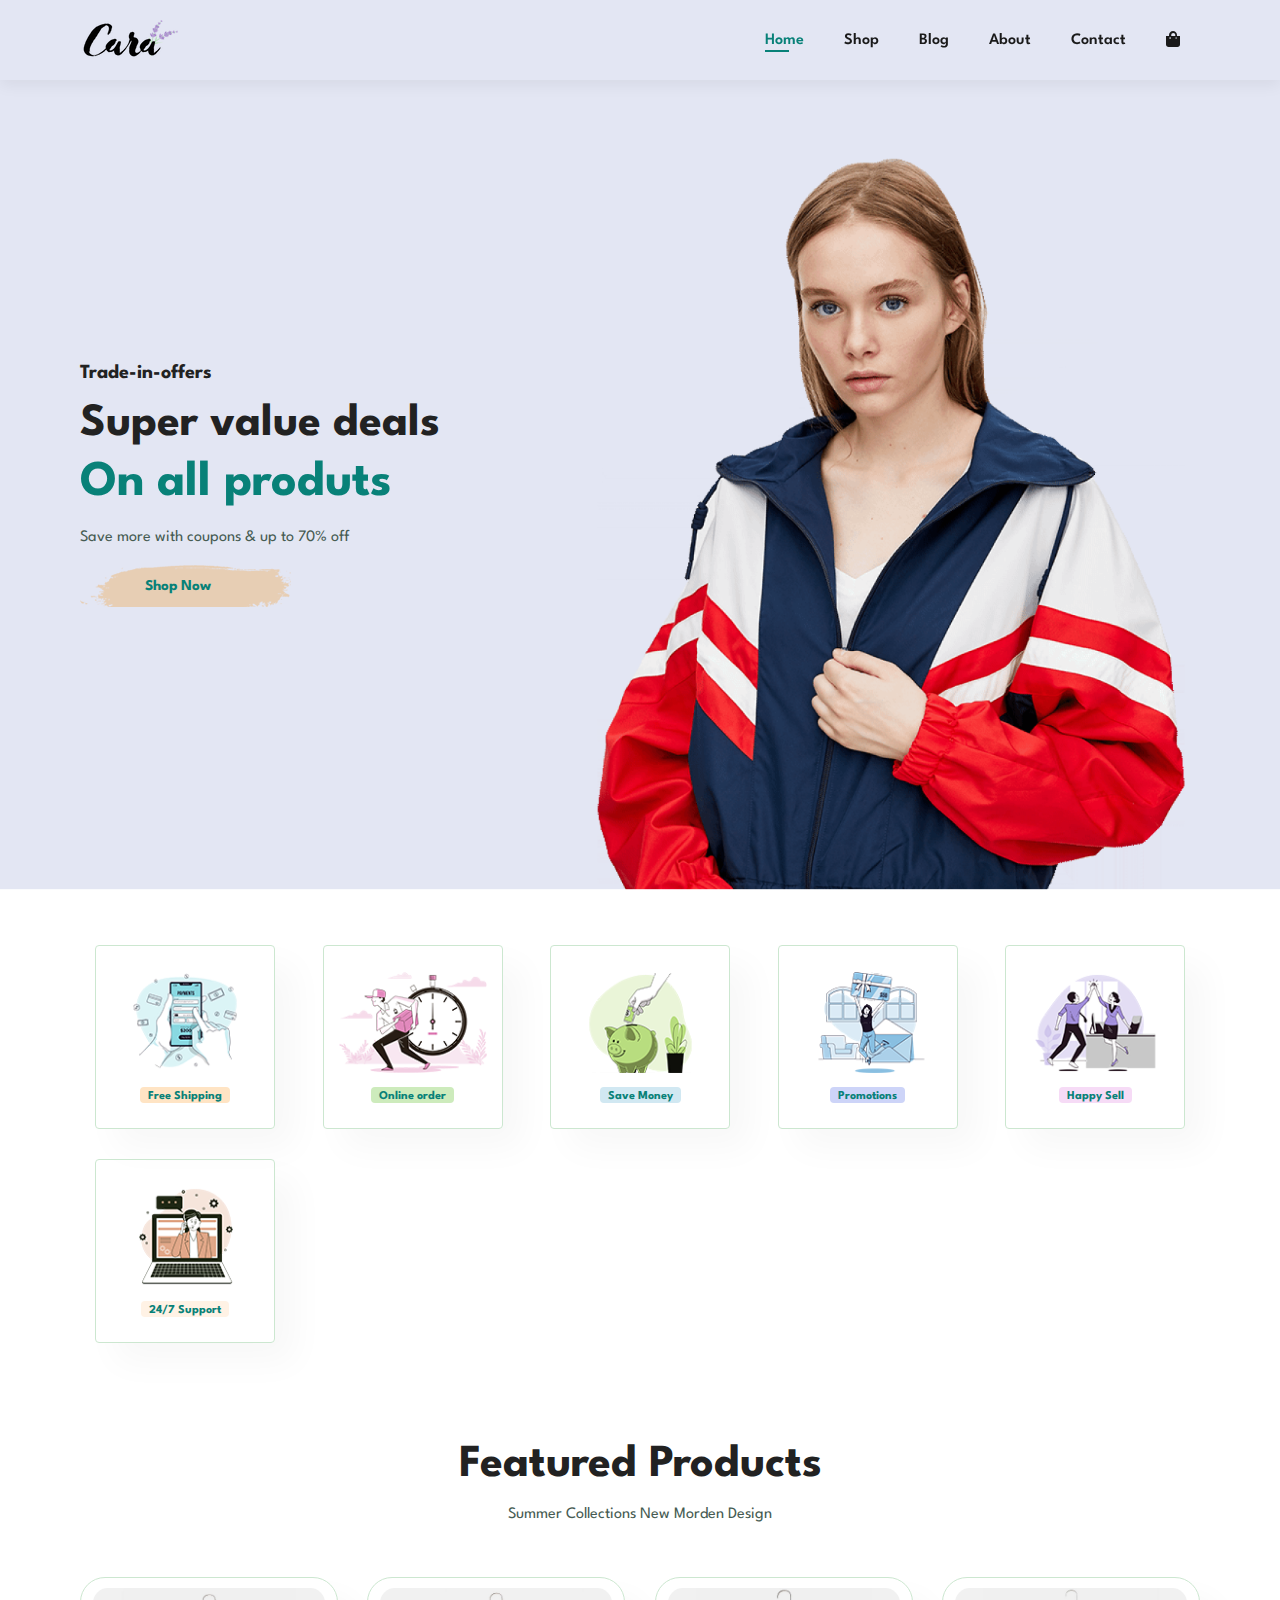
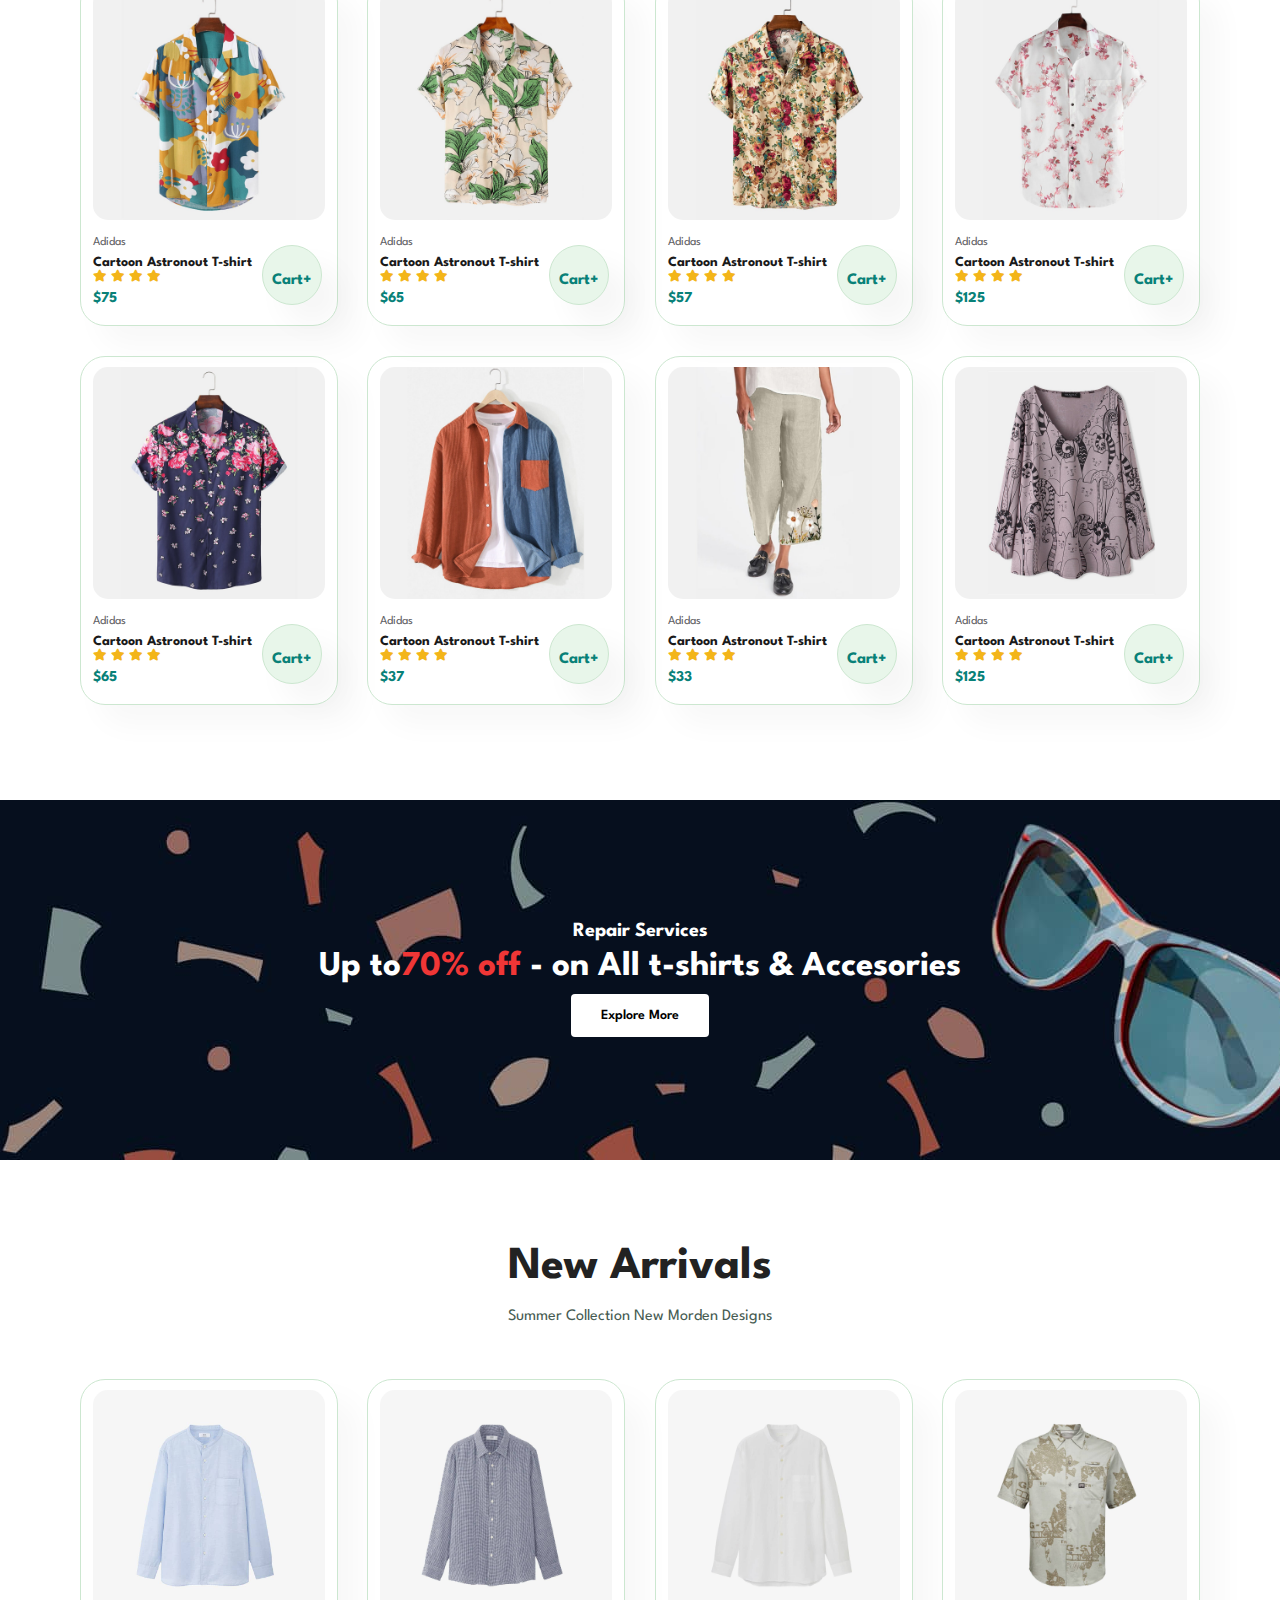
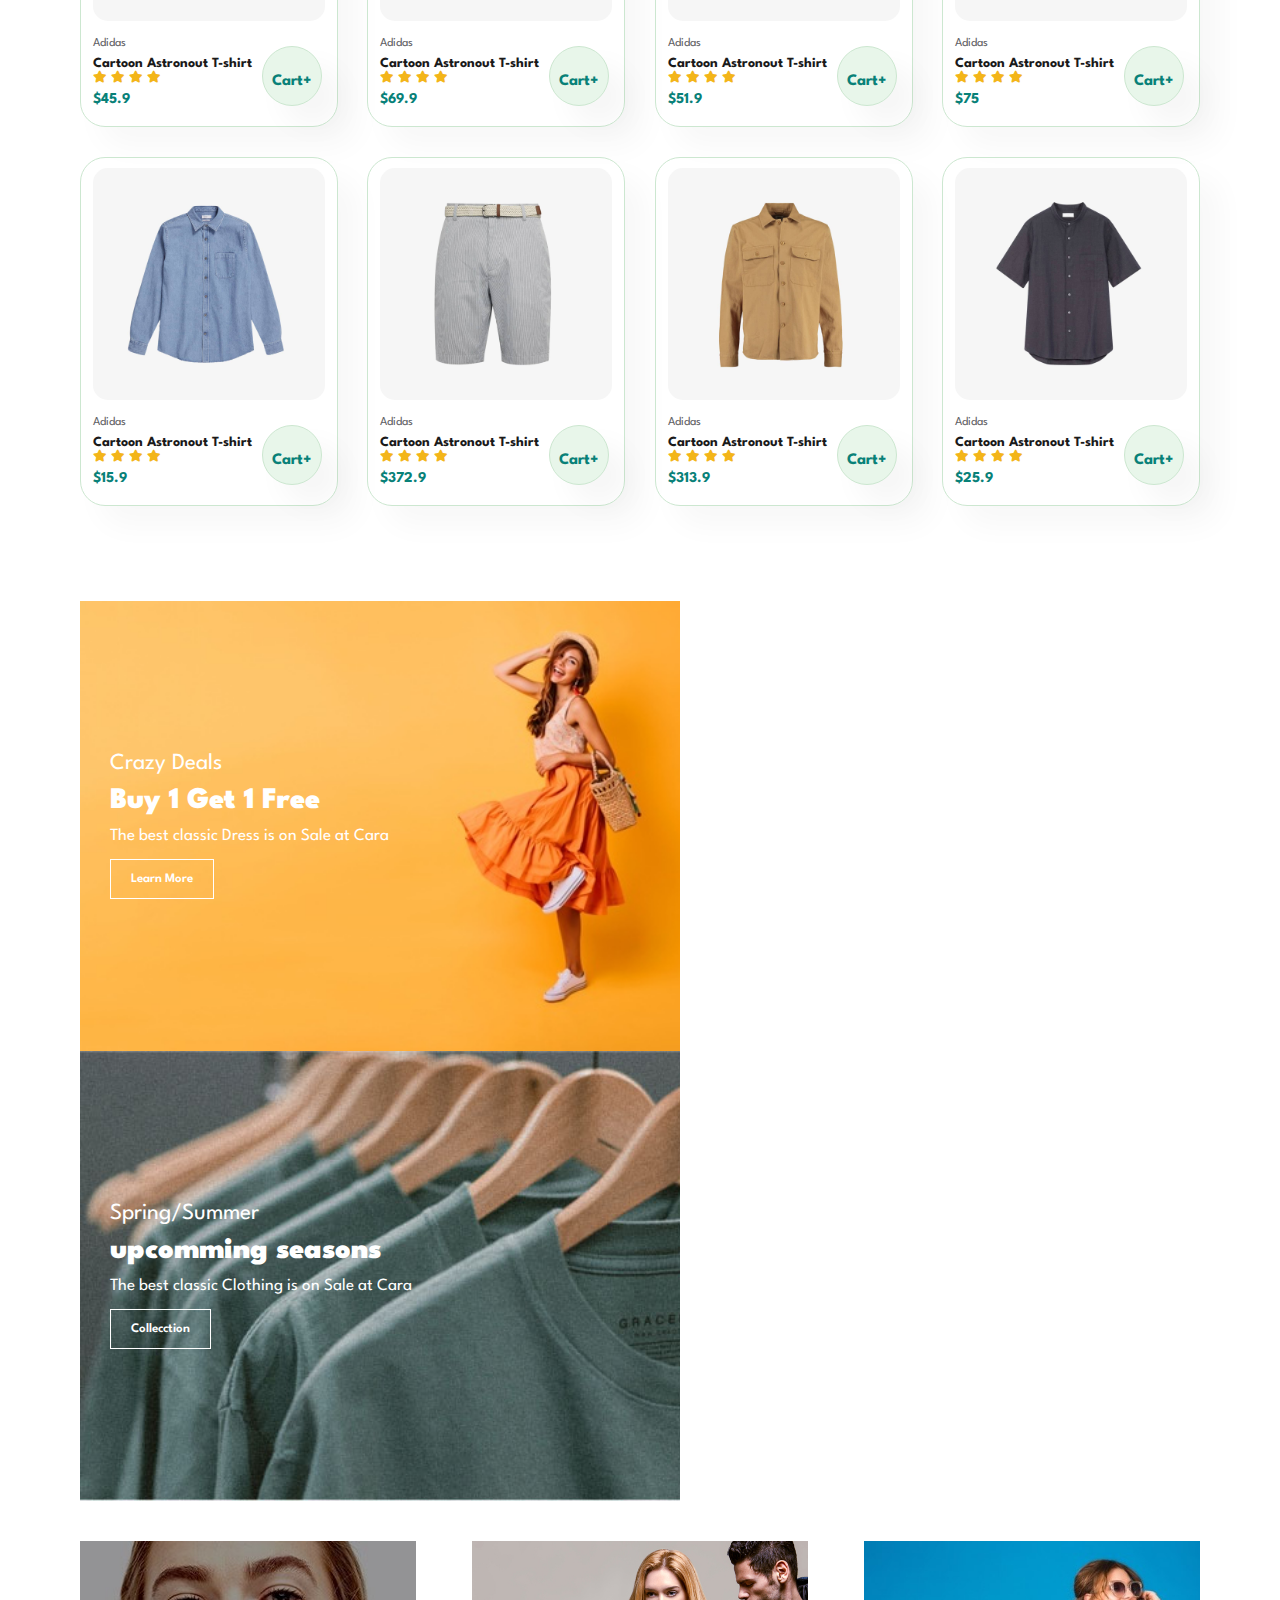
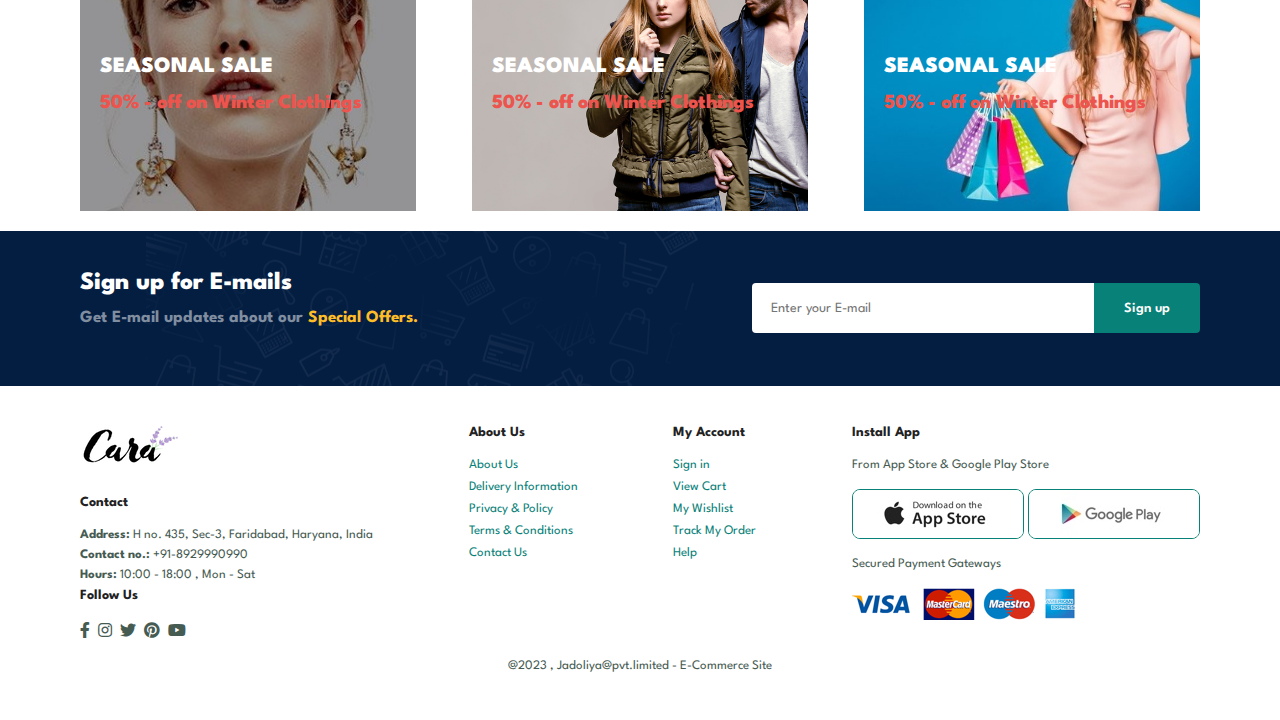
<file: index.html>
<!DOCTYPE html>
<html lang="en">
<head>
    <meta charset="UTF-8">
    <meta name="viewport" content="width=device-width, initial-scale=1.0">
    <link rel="stylesheet" href="style.css">
    <link rel="stylesheet" href="https://use.fontawesome.com/releases/v5.15.4/css/all.css"/>
    <link rel="stylesheet" href="https://use.fontawesome.com/releases/v5.15.4/css/all.css"/>
    <title>E-Com</title>
</head>
<body>
    <section id="header">
        <img src="images/logo.png" class="logo">
   

    <div>
        <ul id="navbar">
            <li><a class="active" href="index.html">Home</a></li>
            <li><a href="shop.html">Shop</a></li>
            <li><a href="blog.html">Blog</a></li>
            <li><a href="about.html">About</a></li>
            <li><a href="contact.html">Contact</a></li>
            <li><a href="cart.html"><i class="fas fa-shopping-bag"></i></a></li>
            <a href="#" id="close"><i class="fas fa-times"></i></a>
        </ul>
    </div>
    <div id="mobile">
        <a href="cart.html"><i class="fas fa-shopping-bag"></i></a>
        <i id="bar" class="fas fa-outdent"></i>
        
    </div>
    </section>

    <section id ="hero">
        <h4>Trade-in-offers</h4>
        <h2>Super value deals</h2>
        <h1>On all produts</h1>
        <p>Save more with coupons & up to 70% off</p>
        <button>Shop Now</button>
    </section>

    <section id ="feature" class="section-p1">
        <div class="fe-box">
            <img src="images/features/f1.png" alt="">
            <h6>Free Shipping</h6>
        </div>
        <div class="fe-box">
            <img src="images/features/f2.png" alt="">
            <h6>Online order</h6>
        </div>
        <div class="fe-box">
            <img src="images/features/f3.png" alt="">
            <h6>Save Money</h6>
        </div>
        <div class="fe-box">
            <img src="images/features/f4.png" alt="">
            <h6>Promotions</h6>
        </div>
        <div class="fe-box">
            <img src="images/features/f5.png" alt="">
            <h6>Happy Sell</h6>
        </div>
        <div class="fe-box">
            <img src="images/features/f6.png" alt="">
            <h6>24/7 Support</h6>
        </div>
    </section>

    <section id="products1" class="section-p1">
        <h2>Featured Products</h2>
        <p>Summer Collections New Morden Design</p>
        <div class="pro-container">
            <div class="pro" onclick="window.location.href='sproduct.html'; ">
                <img src="images/products/f1.jpg" alt="">
                <div class="des">
                    <span>Adidas</span>
                    <h5>Cartoon Astronout T-shirt</h5>
                    <div class="star">
                        <i class="fas fa-star"></i>
                        <i class="fas fa-star"></i>
                        <i class="fas fa-star"></i>
                        <i class="fas fa-star"></i>
                    </div>
                    <h4>$75</h4>
                </div>
                <a class="cart" href="#">Cart+</i></a>
            </div>
            <div class="pro" onclick="window.location.href='sproduct.html'; ">
                <img src="images/products/f2.jpg" alt="">
                <div class="des">
                    <span>Adidas</span>
                    <h5>Cartoon Astronout T-shirt</h5>
                    <div class="star">
                        <i class="fas fa-star"></i>
                        <i class="fas fa-star"></i>
                        <i class="fas fa-star"></i>
                        <i class="fas fa-star"></i>
                    </div>
                    <h4>$65</h4>
                </div>
                <a class="cart" href="#">Cart+</a>
            </div>
            <div class="pro" onclick="window.location.href='sproduct.html'; ">
                <img src="images/products/f3.jpg" alt="">
                <div class="des">
                    <span>Adidas</span>
                    <h5>Cartoon Astronout T-shirt</h5>
                    <div class="star">
                        <i class="fas fa-star"></i>
                        <i class="fas fa-star"></i>
                        <i class="fas fa-star"></i>
                        <i class="fas fa-star"></i>
                    </div>
                    <h4>$57</h4>
                </div>
                <a class="cart" href="#">Cart+</a>
            </div>
            <div class="pro" onclick="window.location.href='sproduct.html'; ">
                <img src="images/products/f4.jpg" alt="">
                <div class="des">
                    <span>Adidas</span>
                    <h5>Cartoon Astronout T-shirt</h5>
                    <div class="star">
                        <i class="fas fa-star"></i>
                        <i class="fas fa-star"></i>
                        <i class="fas fa-star"></i>
                        <i class="fas fa-star"></i>
                    </div>
                    <h4>$125</h4>
                </div>
                <a class="cart" href="#">Cart+</a>
            </div>
            <div class="pro" onclick="window.location.href='sproduct.html'; ">
                <img src="images/products/f5.jpg" alt="">
                <div class="des">
                    <span>Adidas</span>
                    <h5>Cartoon Astronout T-shirt</h5>
                    <div class="star">
                        <i class="fas fa-star"></i>
                        <i class="fas fa-star"></i>
                        <i class="fas fa-star"></i>
                        <i class="fas fa-star"></i>
                    </div>
                    <h4>$65</h4>
                </div>
                <a class="cart" href="#">Cart+</a>
            </div>
            <div class="pro" onclick="window.location.href='sproduct.html'; ">
                <img src="images/products/f6.jpg" alt="">
                <div class="des">
                    <span>Adidas</span>
                    <h5>Cartoon Astronout T-shirt</h5>
                    <div class="star">
                        <i class="fas fa-star"></i>
                        <i class="fas fa-star"></i>
                        <i class="fas fa-star"></i>
                        <i class="fas fa-star"></i>
                    </div>
                    <h4>$37</h4>
                </div>
                <a class="cart" href="#">Cart+</a>
            </div>
            <div class="pro" onclick="window.location.href='sproduct.html'; ">
                <img src="images/products/f7.jpg" alt="">
                <div class="des">
                    <span>Adidas</span>
                    <h5>Cartoon Astronout T-shirt</h5>
                    <div class="star">
                        <i class="fas fa-star"></i>
                        <i class="fas fa-star"></i>
                        <i class="fas fa-star"></i>
                        <i class="fas fa-star"></i>
                    </div>
                    <h4>$33</h4>
                </div>
                <a class="cart" href="#">Cart+</a>
            </div>
            <div class="pro" onclick="window.location.href='sproduct.html'; ">
                <img src="images/products/f8.jpg" alt="">
                <div class="des">
                    <span>Adidas</span>
                    <h5>Cartoon Astronout T-shirt</h5>
                    <div class="star">
                        <i class="fas fa-star"></i>
                        <i class="fas fa-star"></i>
                        <i class="fas fa-star"></i>
                        <i class="fas fa-star"></i>
                    </div>
                    <h4>$125</h4>
                </div>
                <a class="cart" href="#">Cart+</a>
            </div>
        </div>
    </section>

    <section id="banner" class="section-m1">
        <h4>Repair Services</h4>
        <h2>Up to<span>70% off</span> - on All t-shirts & Accesories</h2>
        <button class="normal">Explore More</button>
    </section>

    <section id="products1" class="section-p1">
        <h2>New Arrivals</h2>
        <p>Summer Collection New Morden Designs</p>
        <div class="pro-container">
            <div class="pro" onclick="window.location.href='sproduct.html'; ">
                <img src="images/products/n1.jpg" alt="">
                <div class="des">
                    <span>Adidas</span>
                    <h5>Cartoon Astronout T-shirt</h5>
                    <div class="star">
                        <i class="fas fa-star"></i>
                        <i class="fas fa-star"></i>
                        <i class="fas fa-star"></i>
                        <i class="fas fa-star"></i>
                    </div>
                    <h4>$45.9</h4>
                </div>
                <a class="cart" href="#">Cart+</a>
            </div>
            <div class="pro" onclick="window.location.href='sproduct.html'; ">
                <img src="images/products/n2.jpg" alt="">
                <div class="des">
                    <span>Adidas</span>
                    <h5>Cartoon Astronout T-shirt</h5>
                    <div class="star">
                        <i class="fas fa-star"></i>
                        <i class="fas fa-star"></i>
                        <i class="fas fa-star"></i>
                        <i class="fas fa-star"></i>
                    </div>
                    <h4>$69.9</h4>
                </div>
                <a class="cart" href="#">Cart+</a>
            </div>
            <div class="pro"onclick="window.location.href='sproduct.html'; ">
                <img src="images/products/n3.jpg" alt="">
                <div class="des">
                    <span>Adidas</span>
                    <h5>Cartoon Astronout T-shirt</h5>
                    <div class="star">
                        <i class="fas fa-star"></i>
                        <i class="fas fa-star"></i>
                        <i class="fas fa-star"></i>
                        <i class="fas fa-star"></i>
                    </div>
                    <h4>$51.9</h4>
                </div>
                <a class="cart" href="#">Cart+</a>
            </div>
            <div class="pro" onclick="window.location.href='sproduct.html'; ">
                <img src="images/products/n4.jpg" alt="">
                <div class="des">
                    <span>Adidas</span>
                    <h5>Cartoon Astronout T-shirt</h5>
                    <div class="star">
                        <i class="fas fa-star"></i>
                        <i class="fas fa-star"></i>
                        <i class="fas fa-star"></i>
                        <i class="fas fa-star"></i>
                    </div>
                    <h4>$75</h4>
                </div>
                <a class="cart" href="#">Cart+</a>
            </div>
            <div class="pro" onclick="window.location.href='sproduct.html'; ">
                <img src="images/products/n5.jpg" alt="">
                <div class="des">
                    <span>Adidas</span>
                    <h5>Cartoon Astronout T-shirt</h5>
                    <div class="star">
                        <i class="fas fa-star"></i>
                        <i class="fas fa-star"></i>
                        <i class="fas fa-star"></i>
                        <i class="fas fa-star"></i>
                    </div>
                    <h4>$15.9</h4>
                </div>
                <a class="cart" href="#">Cart+</a>
            </div>
            <div class="pro" onclick="window.location.href='sproduct.html'; ">
                <img src="images/products/n6.jpg" alt="">
                <div class="des">
                    <span>Adidas</span>
                    <h5>Cartoon Astronout T-shirt</h5>
                    <div class="star">
                        <i class="fas fa-star"></i>
                        <i class="fas fa-star"></i>
                        <i class="fas fa-star"></i>
                        <i class="fas fa-star"></i>
                    </div>
                    <h4>$372.9</h4>
                </div>
                <a class="cart" href="#">Cart+</a>
            </div>
            <div class="pro" onclick="window.location.href='sproduct.html'; ">
                <img src="images/products/n7.jpg" alt="">
                <div class="des">
                    <span>Adidas</span>
                    <h5>Cartoon Astronout T-shirt</h5>
                    <div class="star">
                        <i class="fas fa-star"></i>
                        <i class="fas fa-star"></i>
                        <i class="fas fa-star"></i>
                        <i class="fas fa-star"></i>
                    </div>
                    <h4>$313.9</h4>
                </div>
                <a class="cart" href="#">Cart+</a>
            </div>
            <div class="pro" onclick="window.location.href='sproduct.html'; ">
                <img src="images/products/n8.jpg" alt="">
                <div class="des">
                    <span>Adidas</span>
                    <h5>Cartoon Astronout T-shirt</h5>
                    <div class="star">
                        <i class="fas fa-star"></i>
                        <i class="fas fa-star"></i>
                        <i class="fas fa-star"></i>
                        <i class="fas fa-star"></i>
                    </div>
                    <h4>$25.9</h4>
                </div>
                <a class="cart" href="#">Cart+</a>
            </div>
        </div>
    </section>

    <section id="bannners-5" class="section-p1">
        <div class="banner-box">
            <h4>Crazy Deals</h4>
            <h2>Buy 1 Get 1 Free</h2>
            <span>The best classic Dress is on Sale at Cara</span>
            <button class="bannerButton">Learn More</button>
        </div>
        <div class="banner-box banner-box2">
            <h4>Spring/Summer</h4>
            <h2>upcomming seasons</h2>
            <span>The best classic Clothing is on Sale at Cara</span>
            <button class="bannerButton">Collecction</button>
        </div>
    </section>

    <section id="banners3">
        <div class="banner-box ">
            <h2>SEASONAL SALE</h2>
            <h3>50% - off on Winter Clothings</h3>
        </div>
        <div class="banner-box banner-box2">
            <h2>SEASONAL SALE</h2>
            <h3>50% - off on Winter Clothings</h3>
        </div>
        <div class="banner-box banner-box3">
            <h2>SEASONAL SALE</h2>
            <h3>50% - off on Winter Clothings</h3>
        </div>
    </section>

    <section id="newsLetter" class="section-p1 ">
        <div class="newstext">
            <h4>Sign up for E-mails</h4>
            <p>Get E-mail updates about our <span>Special Offers.</span></p>
        </div>
        <div class="form">
            <input type="text" placeholder="Enter your E-mail">
            <button class="normal">Sign up</button>
        </div>
    </section>

    <footer class="section-p1">
        <div class="col">
            <img class="logo" src="images/logo.png" alt="">
            <h4>Contact</h4>
            <p><strong>Address: </strong>H no. 435, Sec-3, Faridabad, Haryana, India</p>
            <p><strong>Contact no.:</strong> +91-8929990990</p>
            <p><strong>Hours: </strong>10:00 - 18:00 , Mon - Sat</p>
            <div class="follow">
                <h4>Follow Us</h4>
                <div class="icon">
                    <i class="fab fa-facebook-f"></i>
                    <i class="fab fa-instagram"></i>
                    <i class="fab fa-twitter"></i>
                    <i class="fab fa-pinterest"></i>
                    <i class="fab fa-youtube"></i>
                </div>
            </div>
        </div>

        <div class="col">
            <h4>About Us</h4>
            <a href="#">About Us</a>
            <a href="#">Delivery Information</a>
            <a href="#">Privacy & Policy</a>
            <a href="#">Terms & Conditions</a>
            <a href="#">Contact Us</a>
        </div>
        <div class="col">
            <h4>My Account</h4>
            <a href="#">Sign in</a>
            <a href="#">View Cart</a>
            <a href="#">My Wishlist</a>
            <a href="#">Track My Order</a>
            <a href="#">Help</a>
        </div>
        <div class="col install">
            <h4>Install App</h4>
            <p>From App Store & Google Play Store</p>
            <div class="row">
                <img src="images/pay/app.jpg" alt="">
                <img src="images/pay/play.jpg" alt="">
            </div>
            <p>Secured Payment Gateways</p>
            <img src="images/pay/pay.png" alt="">
          
        </div>
        <div class="copyright">
            <p>@2023 , Jadoliya@pvt.limited - E-Commerce Site</p>
        </div>
    </footer>


    <script src="script.js"></script>
</body>
</html>
</file>
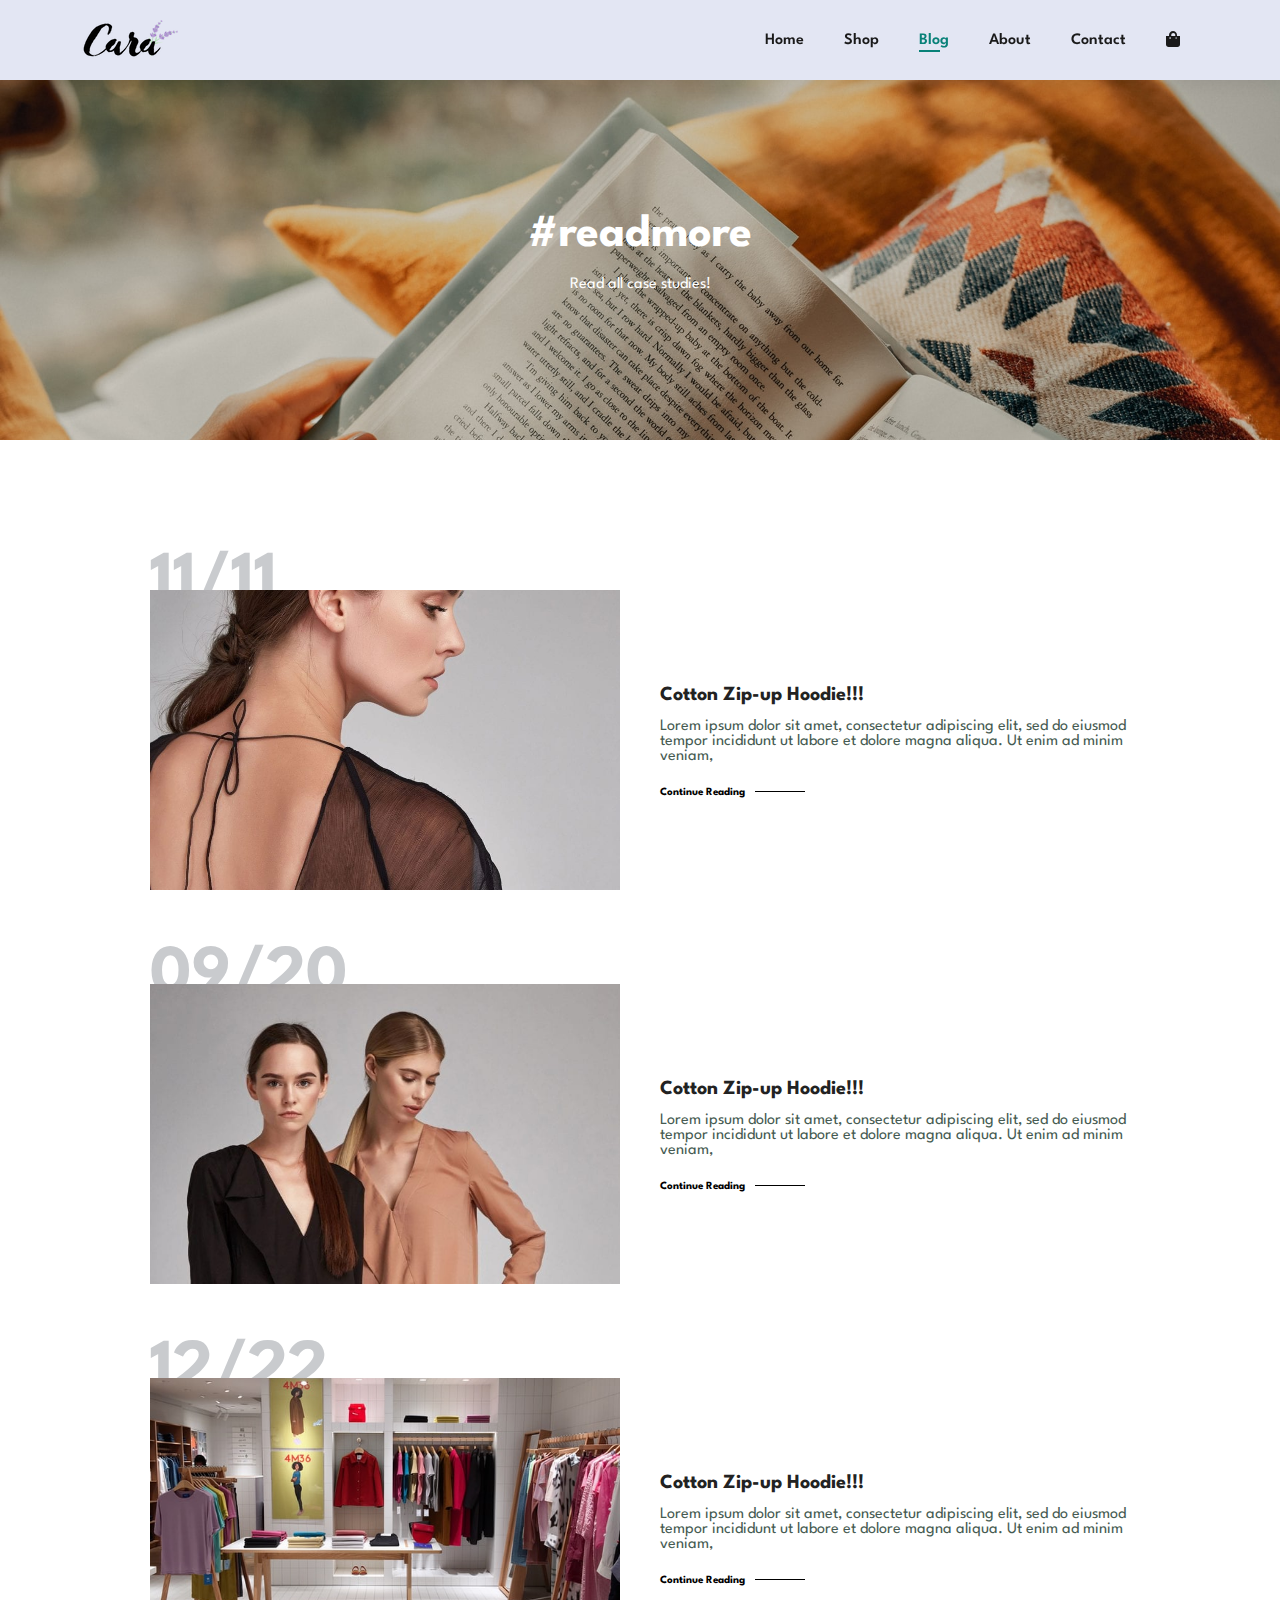
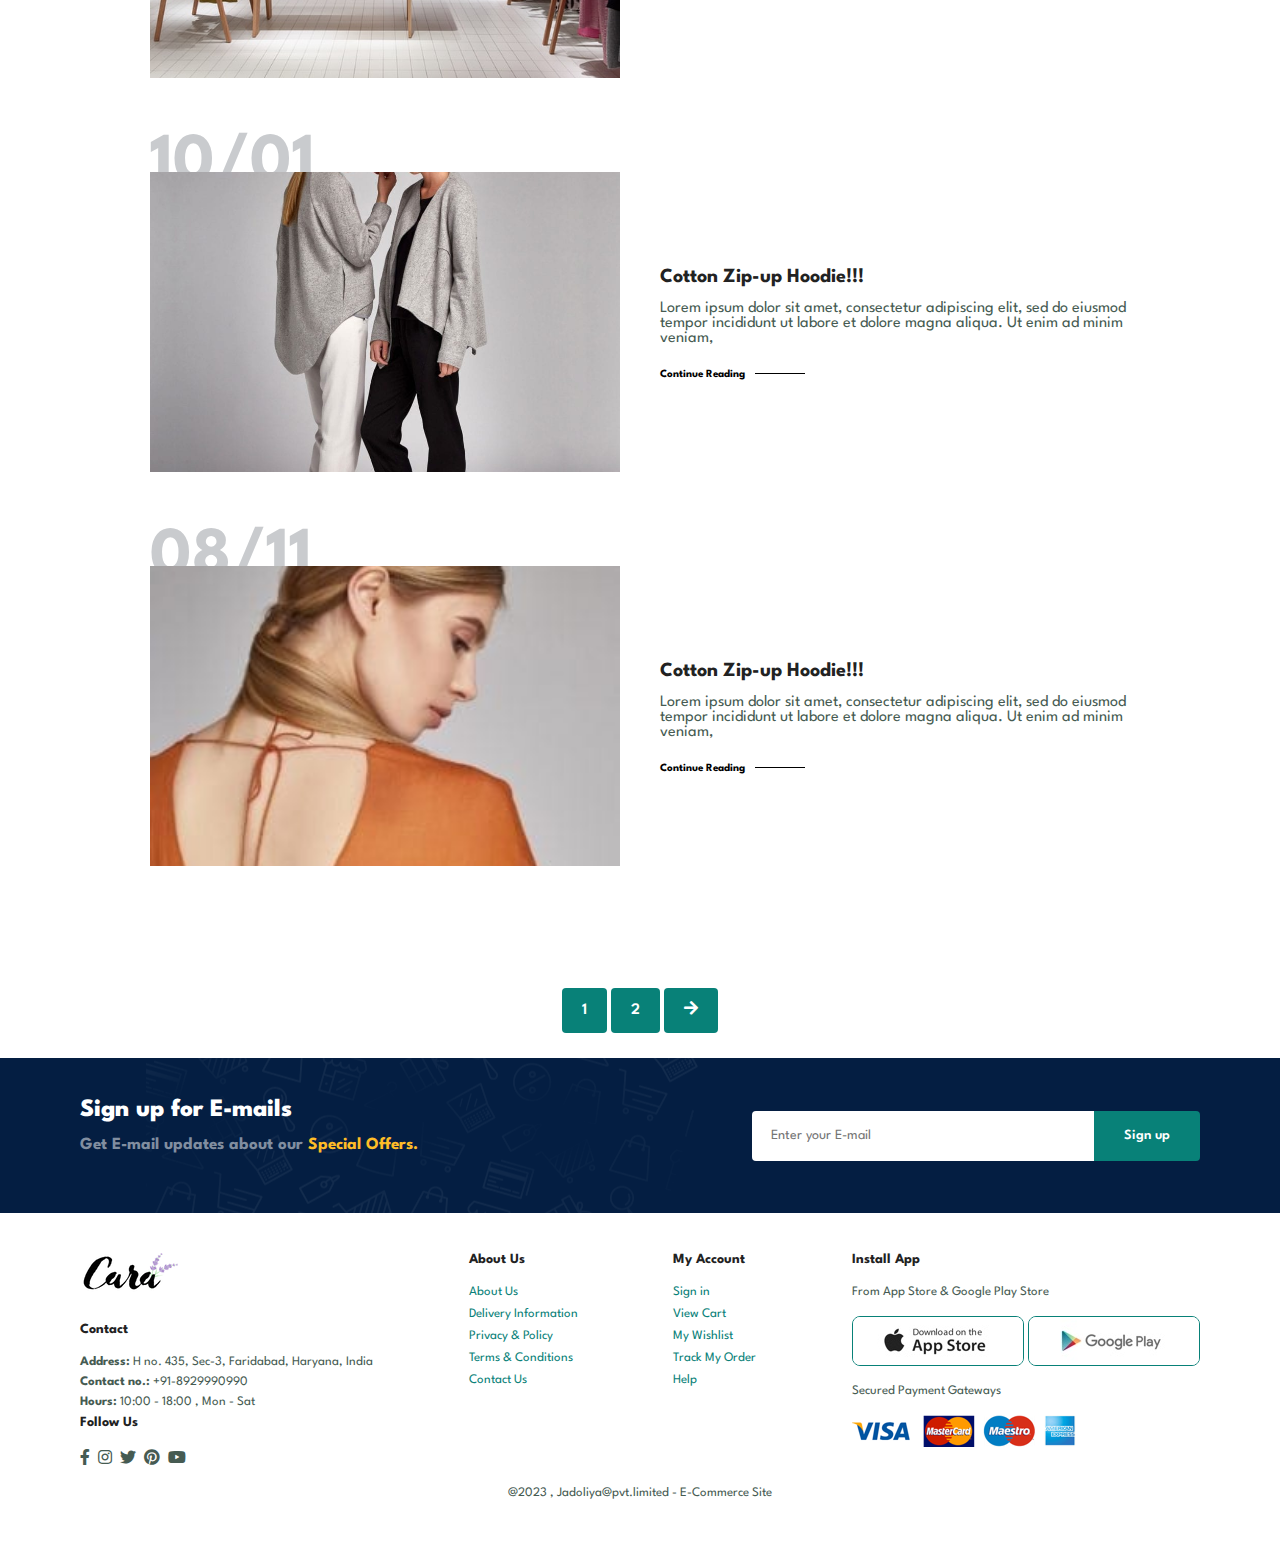
<file: blog.html>
<!DOCTYPE html>
<html lang="en">
<head>
    <meta charset="UTF-8">
    <meta name="viewport" content="width=device-width, initial-scale=1.0">
    <link rel="stylesheet" href="style.css">
    <link rel="stylesheet" href="https://use.fontawesome.com/releases/v5.15.4/css/all.css"/>
    <link rel="stylesheet" href="https://use.fontawesome.com/releases/v5.15.4/css/all.css"/>
    <title>E-Com</title>
</head>
<body>
    <section id="header">
        <img src="images/logo.png" class="logo">
   

    <div>
        <ul id="navbar">
            <li><a  href="index.html">Home</a></li>
            <li><a  href="shop.html">Shop</a></li>
            <li><a class="active" href="blog.html">Blog</a></li>
            <li><a href="about.html">About</a></li>
            <li><a href="contact.html">Contact</a></li>
            <li><a href="cart.html"><i class="fas fa-shopping-bag"></i></a></li>
            <a href="#" id="close"><i class="fas fa-times"></i></a>
        </ul>
    </div>
    <div id="mobile">
        <a href="cart.html"><i class="fas fa-shopping-bag"></i></a>
        <i id="bar" class="fas fa-outdent"></i>
        
    </div>
    </section>

    <section id ="page-header" class="blog-header">
        <h2>#readmore</h2>
        <p>Read all case studies!</p>
    </section>

    <section id="blog">
        <div class="blog-box">
            <div class="blog-img">
                <img src="images/blog/b1 (1).jpg" alt="">
            </div>
            <div class="blog-details">
                <h4>Cotton Zip-up Hoodie!!!</h4>
                <p>Lorem ipsum dolor sit amet, consectetur adipiscing elit,
                     sed do eiusmod tempor incididunt ut labore et dolore
                     magna aliqua. Ut enim ad minim veniam,</p>
                <a href="#">Continue Reading</a>
            </div>
            <h1>11/11</h1>
        </div>
        <div class="blog-box">
            <div class="blog-img">
                <img src="images/blog/b2 (1).jpg" alt="">
            </div>
            <div class="blog-details">
                <h4>Cotton Zip-up Hoodie!!!</h4>
                <p>Lorem ipsum dolor sit amet, consectetur adipiscing elit,
                     sed do eiusmod tempor incididunt ut labore et dolore
                     magna aliqua. Ut enim ad minim veniam,</p>
                <a href="#">Continue Reading</a>
            </div>
            <h1>09/20</h1>
        </div>
        <div class="blog-box">
            <div class="blog-img">
                <img src="images/blog/b3.jpg" alt="">
            </div>
            <div class="blog-details">
                <h4>Cotton Zip-up Hoodie!!!</h4>
                <p>Lorem ipsum dolor sit amet, consectetur adipiscing elit,
                     sed do eiusmod tempor incididunt ut labore et dolore
                     magna aliqua. Ut enim ad minim veniam,</p>
                <a href="#">Continue Reading</a>
            </div>
            <h1>12/22</h1>
        </div>
        <div class="blog-box">
            <div class="blog-img">
                <img src="images/blog/b4.jpg" alt="">
            </div>
            <div class="blog-details">
                <h4>Cotton Zip-up Hoodie!!!</h4>
                <p>Lorem ipsum dolor sit amet, consectetur adipiscing elit,
                     sed do eiusmod tempor incididunt ut labore et dolore
                     magna aliqua. Ut enim ad minim veniam,</p>
                <a href="#">Continue Reading</a>
            </div>
            <h1>10/01</h1>
        </div>
        <div class="blog-box">
            <div class="blog-img">
                <img src="images/blog/b7.jpg" alt="">
            </div>
            <div class="blog-details">
                <h4>Cotton Zip-up Hoodie!!!</h4>
                <p>Lorem ipsum dolor sit amet, consectetur adipiscing elit,
                     sed do eiusmod tempor incididunt ut labore et dolore
                     magna aliqua. Ut enim ad minim veniam,</p>
                <a href="#">Continue Reading</a>
            </div>
            <h1>08/11</h1>
        </div>
    </section>

    <section id = "pagination" class="section-p1">
        <a href="#">1</a>
        <a href="#">2</a>
        <a href="#"><i class="fas fa-arrow-right"></i></a>
    </section>

    <section id="newsLetter" class="section-p1 ">
        <div class="newstext">
            <h4>Sign up for E-mails</h4>
            <p>Get E-mail updates about our <span>Special Offers.</span></p>
        </div>
        <div class="form">
            <input type="text" placeholder="Enter your E-mail">
            <button class="normal">Sign up</button>
        </div>
    </section>

    <footer class="section-p1">
        <div class="col">
            <img class="logo" src="images/logo.png" alt="">
            <h4>Contact</h4>
            <p><strong>Address: </strong>H no. 435, Sec-3, Faridabad, Haryana, India</p>
            <p><strong>Contact no.:</strong> +91-8929990990</p>
            <p><strong>Hours: </strong>10:00 - 18:00 , Mon - Sat</p>
            <div class="follow">
                <h4>Follow Us</h4>
                <div class="icon">
                    <i class="fab fa-facebook-f"></i>
                    <i class="fab fa-instagram"></i>
                    <i class="fab fa-twitter"></i>
                    <i class="fab fa-pinterest"></i>
                    <i class="fab fa-youtube"></i>
                </div>
            </div>
        </div>

        <div class="col">
            <h4>About Us</h4>
            <a href="#">About Us</a>
            <a href="#">Delivery Information</a>
            <a href="#">Privacy & Policy</a>
            <a href="#">Terms & Conditions</a>
            <a href="#">Contact Us</a>
        </div>
        <div class="col">
            <h4>My Account</h4>
            <a href="#">Sign in</a>
            <a href="#">View Cart</a>
            <a href="#">My Wishlist</a>
            <a href="#">Track My Order</a>
            <a href="#">Help</a>
        </div>
        <div class="col install">
            <h4>Install App</h4>
            <p>From App Store & Google Play Store</p>
            <div class="row">
                <img src="images/pay/app.jpg" alt="">
                <img src="images/pay/play.jpg" alt="">
            </div>
            <p>Secured Payment Gateways</p>
            <img src="images/pay/pay.png" alt="">
          
        </div>
        <div class="copyright">
            <p>@2023 , Jadoliya@pvt.limited - E-Commerce Site</p>
        </div>
    </footer>


    <script src="script.js"></script>
</body>
</html>
</file>
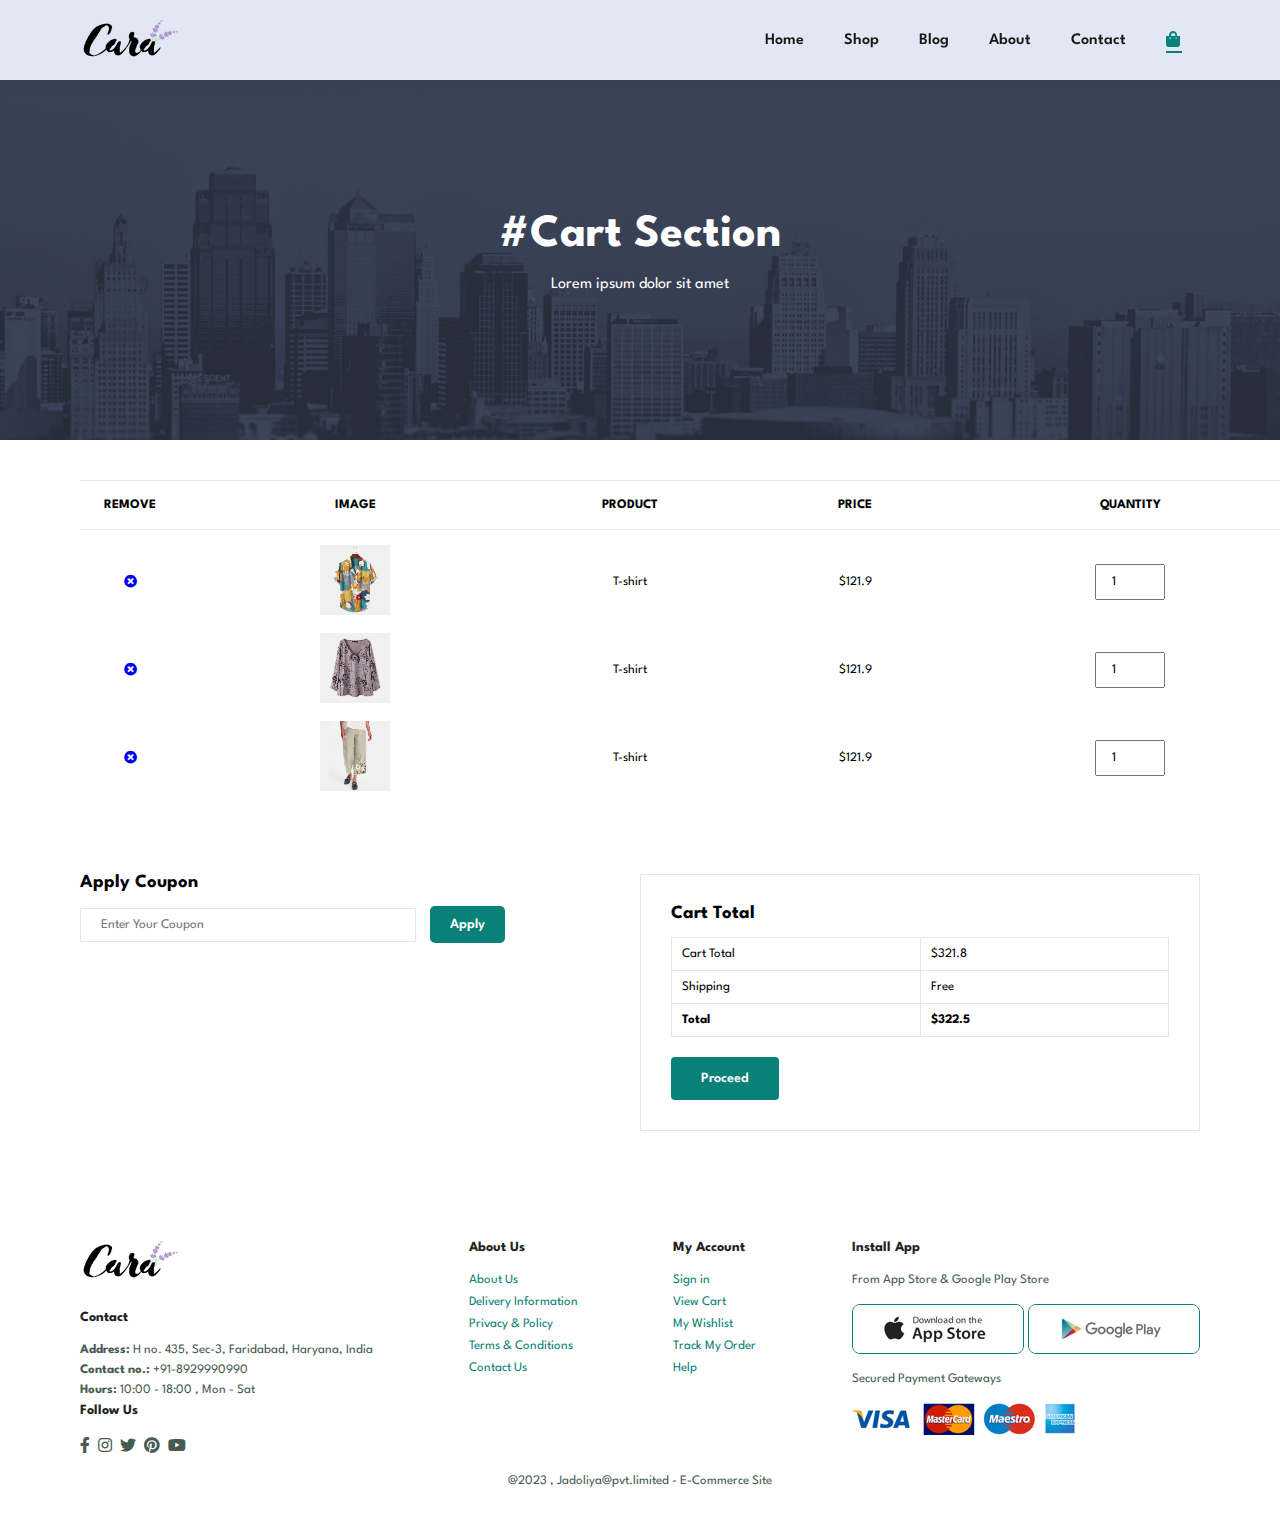
<file: cart.html>
<!DOCTYPE html>
<html lang="en">
<head>
    <meta charset="UTF-8">
    <meta name="viewport" content="width=device-width, initial-scale=1.0">
    <link rel="stylesheet" href="style.css">
    <link rel="stylesheet" href="https://use.fontawesome.com/releases/v5.15.4/css/all.css"/>
    <link rel="stylesheet" href="https://use.fontawesome.com/releases/v5.15.4/css/all.css"/>
    <title>E-Com</title>
</head>
<body>
    <section id="header">
        <img src="images/logo.png" class="logo">
   

    <div>
        <ul id="navbar">
            <li><a href="index.html">Home</a></li>
            <li><a href="shop.html">Shop</a></li>
            <li><a href="blog.html">Blog</a></li>
            <li><a href="about.html">About</a></li>
            <li><a href="contact.html">Contact</a></li>
            <li><a class="active" href="cart.html"><i class="fas fa-shopping-bag"></i></a></li>
            <a href="#" id="close"><i class="fas fa-times"></i></a>
        </ul>
    </div>
    <div id="mobile">
        <a href="cart.html"><i class="fas fa-shopping-bag"></i></a>
        <i id="bar" class="fas fa-outdent"></i>
        
    </div>
    </section>

    <section id ="page-header" class="about-header">
        <h2>#Cart Section</h2>
        <p>Lorem ipsum dolor sit amet</p>
    </section>

    <section id="cart" class="section-p1">
        <table width = "100%">
            <thead>
               <tr>
                <td>Remove</td>
                <td>Image</td>
                <td>Product</td>
                <td>Price</td>
                <td>Quantity</td>
                <td>Subtotal</td>
               </tr>
            </thead>
            <tbody>
                <tr>
                    <td><a href="#"><i class="fas fa-times-circle"></i></a></td>
                    <td><img src="images/products/f1.jpg" alt=""></td>
                    <td>T-shirt</td>
                    <td>$121.9</td>
                    <td><input type="Number" value="1"></td>
                    <td>$121.9</td>
                </tr>
                <tr>
                    <td><a href="#"><i class="fas fa-times-circle"></i></a></td>
                    <td><img src="images/products/f8.jpg" alt=""></td>
                    <td>T-shirt</td>
                    <td>$121.9</td>
                    <td><input type="Number" value="1"></td>
                    <td>$121.9</td>
                </tr>
                <tr>
                    <td><a href="#"><i class="fas fa-times-circle"></i></a></td>
                    <td><img src="images/products/f7.jpg" alt=""></td>
                    <td>T-shirt</td>
                    <td>$121.9</td>
                    <td><input type="Number" value="1"></td>
                    <td>$121.9</td>
                </tr>
            </tbody>
        </table>
    </section>

    <section id="cart-add" class="section-p1">
        <div id="coupon">
            <h3>Apply Coupon</h3>
            <div>
                <input type="text" placeholder="Enter Your Coupon">
                <button class="normal">Apply</button>
            </div>
        </div>
        <div id="subtotal">
            <h3>Cart Total</h3>
            <table>
                <tr>
                    <td>Cart Total</td>
                    <td>$321.8</td>
                </tr>
                <tr>
                    <td>Shipping</td>
                    <td>Free</td>
                </tr>
                <tr>
                    <td><strong>Total</strong></td>
                    <td><strong>$322.5</strong></td>
                </tr>
            </table>
            <button class="normal">Proceed</button>
        </div>
    </section>

    <footer class="section-p1">
        <div class="col">
            <img class="logo" src="images/logo.png" alt="">
            <h4>Contact</h4>
            <p><strong>Address: </strong>H no. 435, Sec-3, Faridabad, Haryana, India</p>
            <p><strong>Contact no.:</strong> +91-8929990990</p>
            <p><strong>Hours: </strong>10:00 - 18:00 , Mon - Sat</p>
            <div class="follow">
                <h4>Follow Us</h4>
                <div class="icon">
                    <i class="fab fa-facebook-f"></i>
                    <i class="fab fa-instagram"></i>
                    <i class="fab fa-twitter"></i>
                    <i class="fab fa-pinterest"></i>
                    <i class="fab fa-youtube"></i>
                </div>
            </div>
        </div>

        <div class="col">
            <h4>About Us</h4>
            <a href="#">About Us</a>
            <a href="#">Delivery Information</a>
            <a href="#">Privacy & Policy</a>
            <a href="#">Terms & Conditions</a>
            <a href="#">Contact Us</a>
        </div>
        <div class="col">
            <h4>My Account</h4>
            <a href="#">Sign in</a>
            <a href="#">View Cart</a>
            <a href="#">My Wishlist</a>
            <a href="#">Track My Order</a>
            <a href="#">Help</a>
        </div>
        <div class="col install">
            <h4>Install App</h4>
            <p>From App Store & Google Play Store</p>
            <div class="row">
                <img src="images/pay/app.jpg" alt="">
                <img src="images/pay/play.jpg" alt="">
            </div>
            <p>Secured Payment Gateways</p>
            <img src="images/pay/pay.png" alt="">
          
        </div>
        <div class="copyright">
            <p>@2023 , Jadoliya@pvt.limited - E-Commerce Site</p>
        </div>
    </footer>


    <script src="script.js"></script>
</body>
</html>
</file>
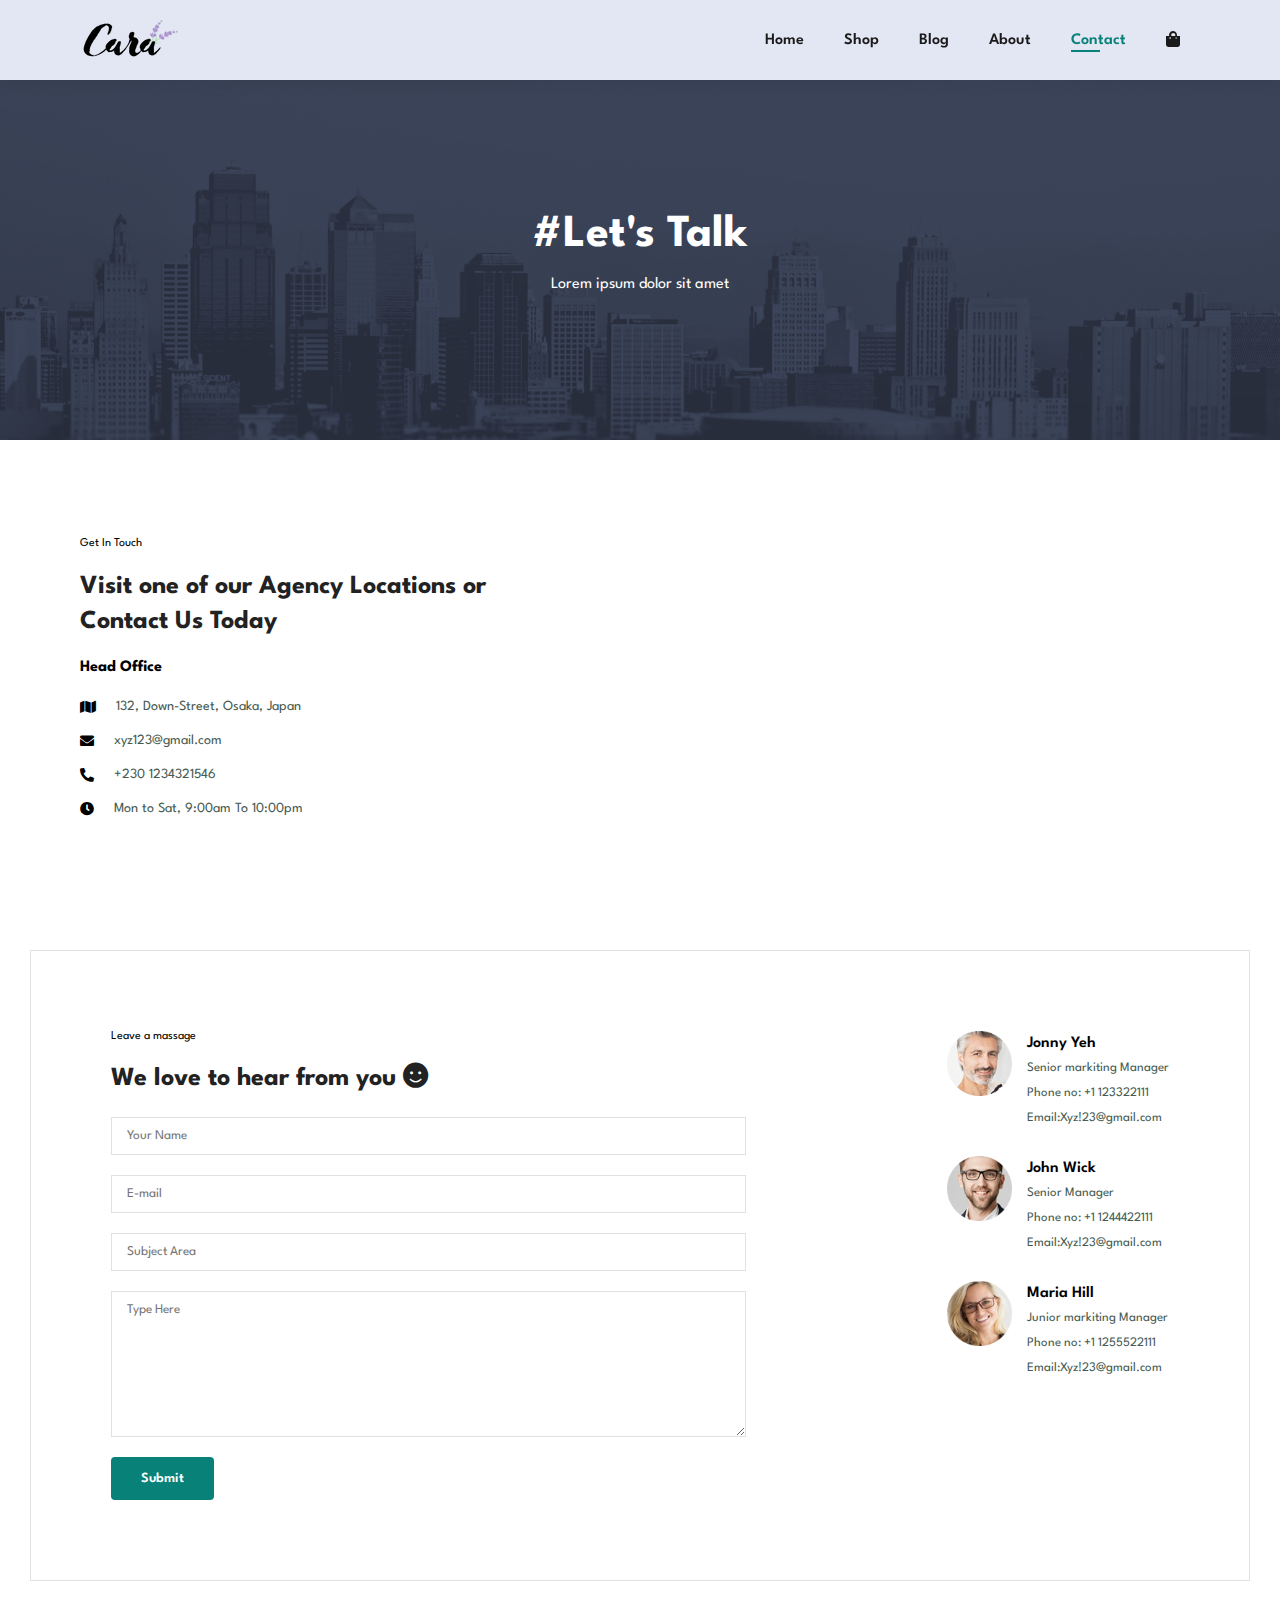
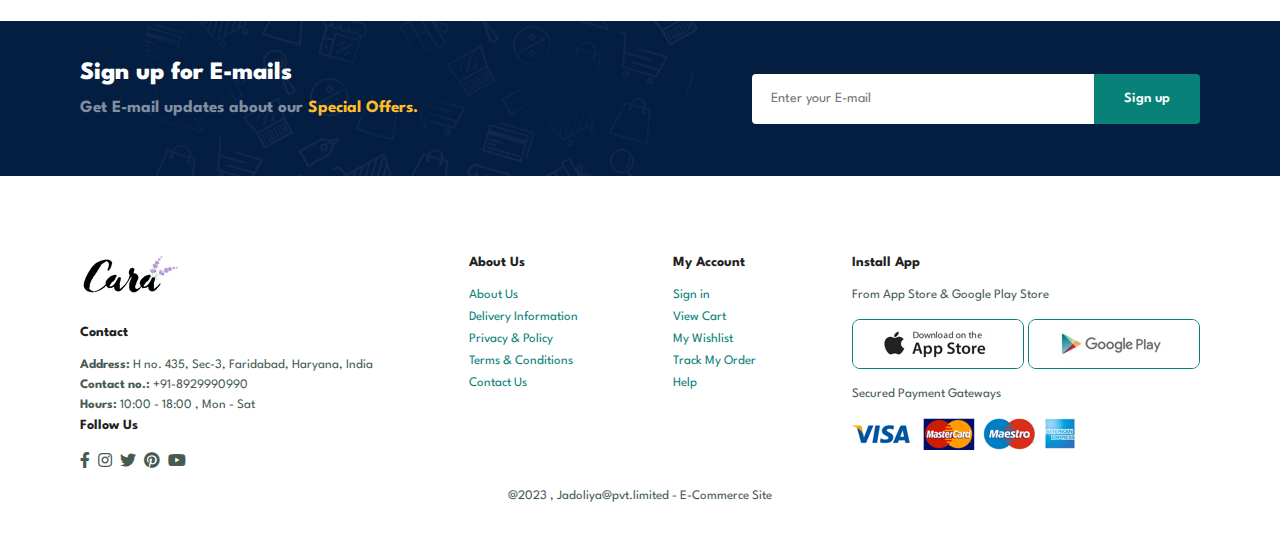
<file: contact.html>
<!DOCTYPE html>
<html lang="en">
<head>
    <meta charset="UTF-8">
    <meta name="viewport" content="width=device-width, initial-scale=1.0">
    <link rel="stylesheet" href="style.css">
    <link rel="stylesheet" href="https://use.fontawesome.com/releases/v5.15.4/css/all.css"/>
    <link rel="stylesheet" href="https://use.fontawesome.com/releases/v5.15.4/css/all.css"/>
    <title>E-Com</title>
</head>
<body>
    <section id="header">
        <img src="images/logo.png" class="logo">
   

    <div>
        <ul id="navbar">
            <li><a href="index.html">Home</a></li>
            <li><a href="shop.html">Shop</a></li>
            <li><a href="blog.html">Blog</a></li>
            <li><a href="about.html">About</a></li>
            <li><a class="active" href="contact.html">Contact</a></li>
            <li><a href="cart.html"><i class="fas fa-shopping-bag"></i></a></li>
            <a href="#" id="close"><i class="fas fa-times"></i></a>
        </ul>
    </div>
    <div id="mobile">
        <a href="cart.html"><i class="fas fa-shopping-bag"></i></a>
        <i id="bar" class="fas fa-outdent"></i>
        
    </div>
    </section>

    <section id ="page-header" class="about-header">
        <h2>#Let's Talk</h2>
        <p>Lorem ipsum dolor sit amet</p>
    </section>

    <section id="contact-details" class="section-p1">
        <div class="details">
            <span>Get In Touch</span>
            <h2>Visit one of our Agency Locations or Contact Us Today</h2>
            <h3>Head Office</h3>
            <div>
                <li>
                    <i class="fas fa-map"></i>
                    <p>132, Down-Street, Osaka, Japan</p>
                </li>
                <li>
                    <i class="fas fa-envelope"></i>
                    <p>xyz123@gmail.com</p>
                </li>
                <li>
                    <i class="fas fa-phone-alt"></i>
                    <p>+230 1234321546</p>
                </li>
                <li>
                    <i class="fas fa-clock"></i>
                    <p>Mon to Sat, 9:00am To 10:00pm</p>
                </li>
            </div>
        </div>
        <div class="map">
            <iframe src="https://www.google.com/maps/embed?pb=!1m18!1m12!1m3!1d14409.265733383245!2d78.96941540768003!3d30.285409376169223!2m3!1f0!2f0!3f0!3m2!1i1024!2i768!4f13.1!3m3!1m2!1s0x3909b7aea36f26f1%3A0x9eb43bf27ef18d47!2sRudraprayag%2C%20Uttarakhand%20246171!5e1!3m2!1sen!2sin!4v1691362273456!5m2!1sen!2sin" width="600" height="450" style="border:0;" allowfullscreen="" loading="lazy" referrerpolicy="no-referrer-when-downgrade">
            </iframe>
        </div>
    </section>

    <section id="form-details">
        <form action="">
            <span>Leave a massage</span>
            <h2>We love to hear from you <i class="fas fa-smile"></i></h2>
            <input type="text" placeholder="Your Name">
            <input type="text" placeholder="E-mail">
            <input type="text" placeholder="Subject Area">
            <textarea name="" id="" cols="30" rows="10" placeholder="Type Here"></textarea>
            <button class="normal">Submit</button>
        </form>
        <div class="people">
            <div>
                <img src="images/people/1.png" alt="">
                <p><span>Jonny Yeh</span> Senior markiting Manager<br>Phone no: +1 123322111 <br>Email:Xyz!23@gmail.com</p>
            </div>
            <div>
                <img src="images/people/2.png" alt="">
                <p><span>John Wick</span>  Senior Manager<br>Phone no: +1 1244422111 <br>Email:Xyz!23@gmail.com</p>
            </div>
            <div>
                <img src="images/people/3.png" alt="">
                <p><span>Maria Hill</span> Junior markiting Manager<br>Phone no: +1 1255522111 <br>Email:Xyz!23@gmail.com</p>
            </div>
        </div>
    </section>

    <section id="newsLetter" class="section-p1 section-m1">
        <div class="newstext">
            <h4>Sign up for E-mails</h4>
            <p>Get E-mail updates about our <span>Special Offers.</span></p>
        </div>
        <div class="form">
            <input type="text" placeholder="Enter your E-mail">
            <button class="normal">Sign up</button>
        </div>
    </section>

    <footer class="section-p1">
        <div class="col">
            <img class="logo" src="images/logo.png" alt="">
            <h4>Contact</h4>
            <p><strong>Address: </strong>H no. 435, Sec-3, Faridabad, Haryana, India</p>
            <p><strong>Contact no.:</strong> +91-8929990990</p>
            <p><strong>Hours: </strong>10:00 - 18:00 , Mon - Sat</p>
            <div class="follow">
                <h4>Follow Us</h4>
                <div class="icon">
                    <i class="fab fa-facebook-f"></i>
                    <i class="fab fa-instagram"></i>
                    <i class="fab fa-twitter"></i>
                    <i class="fab fa-pinterest"></i>
                    <i class="fab fa-youtube"></i>
                </div>
            </div>
        </div>

        <div class="col">
            <h4>About Us</h4>
            <a href="#">About Us</a>
            <a href="#">Delivery Information</a>
            <a href="#">Privacy & Policy</a>
            <a href="#">Terms & Conditions</a>
            <a href="#">Contact Us</a>
        </div>
        <div class="col">
            <h4>My Account</h4>
            <a href="#">Sign in</a>
            <a href="#">View Cart</a>
            <a href="#">My Wishlist</a>
            <a href="#">Track My Order</a>
            <a href="#">Help</a>
        </div>
        <div class="col install">
            <h4>Install App</h4>
            <p>From App Store & Google Play Store</p>
            <div class="row">
                <img src="images/pay/app.jpg" alt="">
                <img src="images/pay/play.jpg" alt="">
            </div>
            <p>Secured Payment Gateways</p>
            <img src="images/pay/pay.png" alt="">
          
        </div>
        <div class="copyright">
            <p>@2023 , Jadoliya@pvt.limited - E-Commerce Site</p>
        </div>
    </footer>


    <script src="script.js"></script>
</body>
</html>
</file>
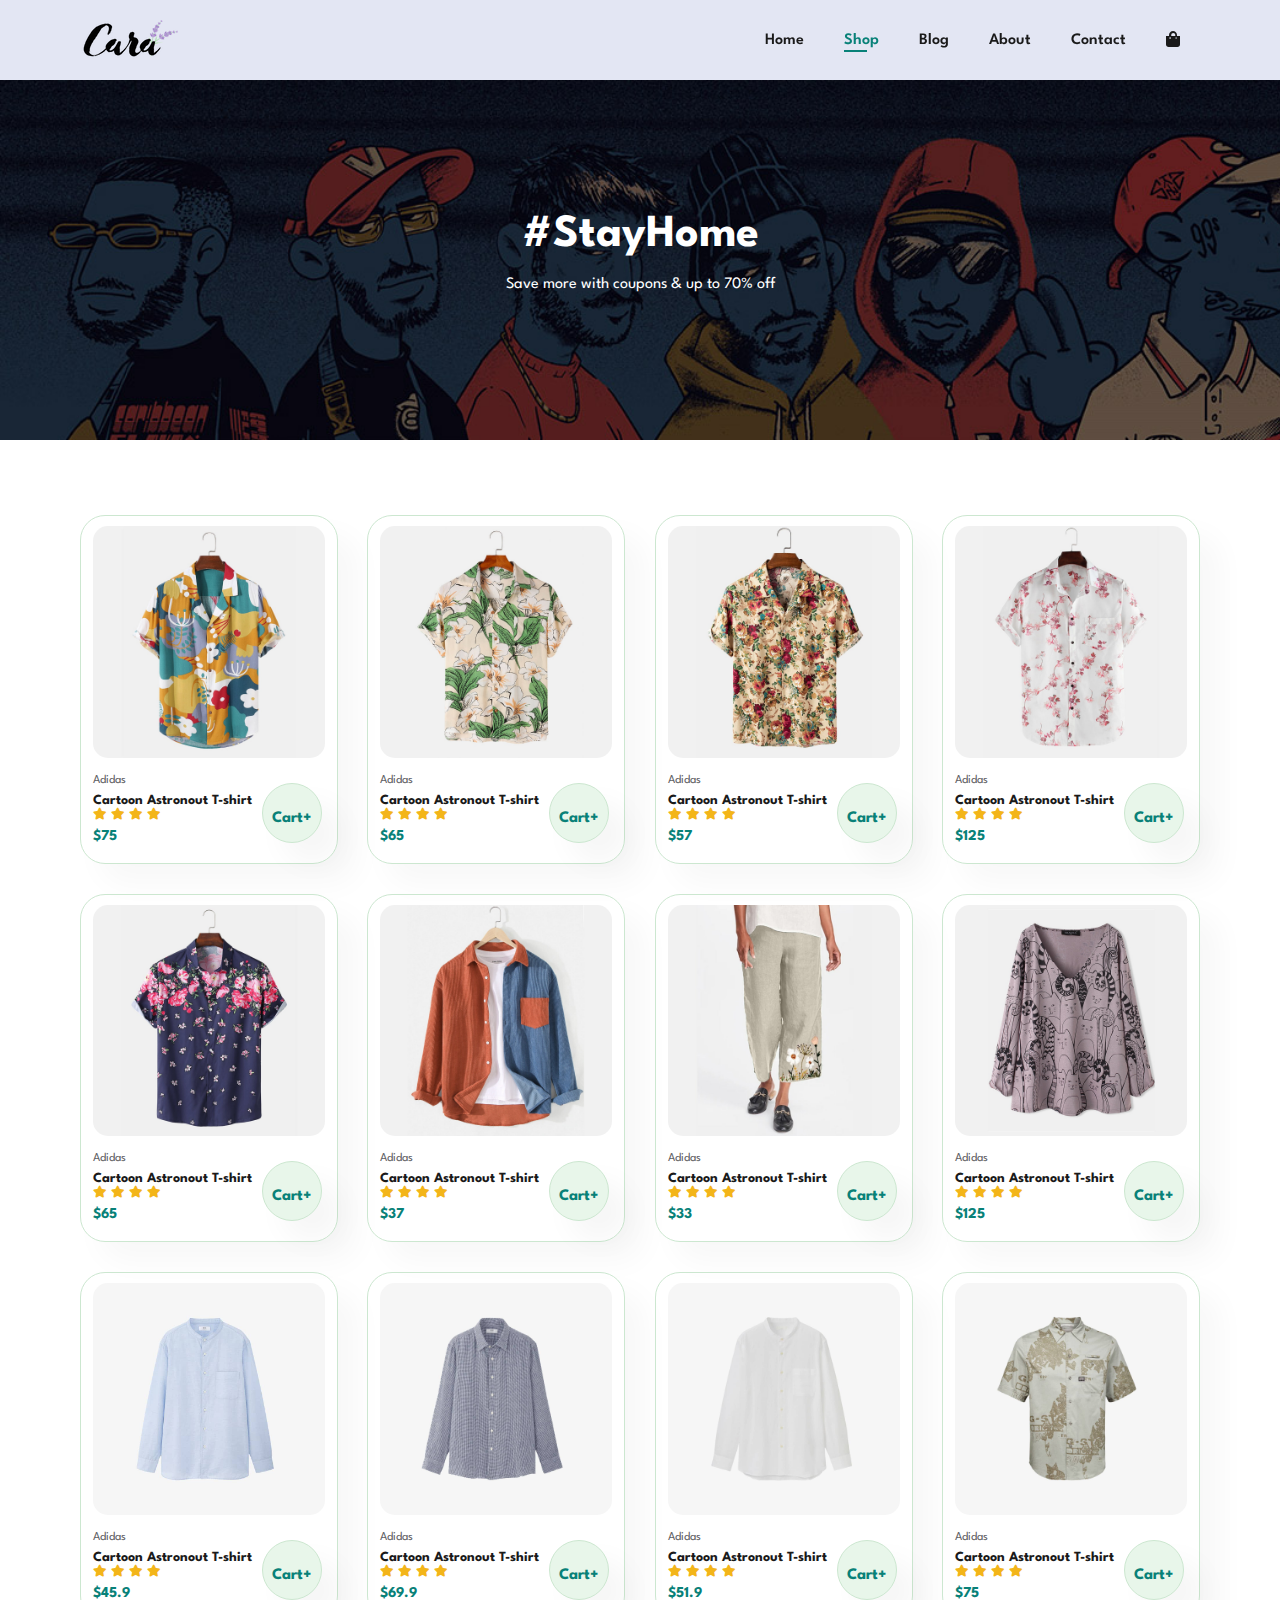
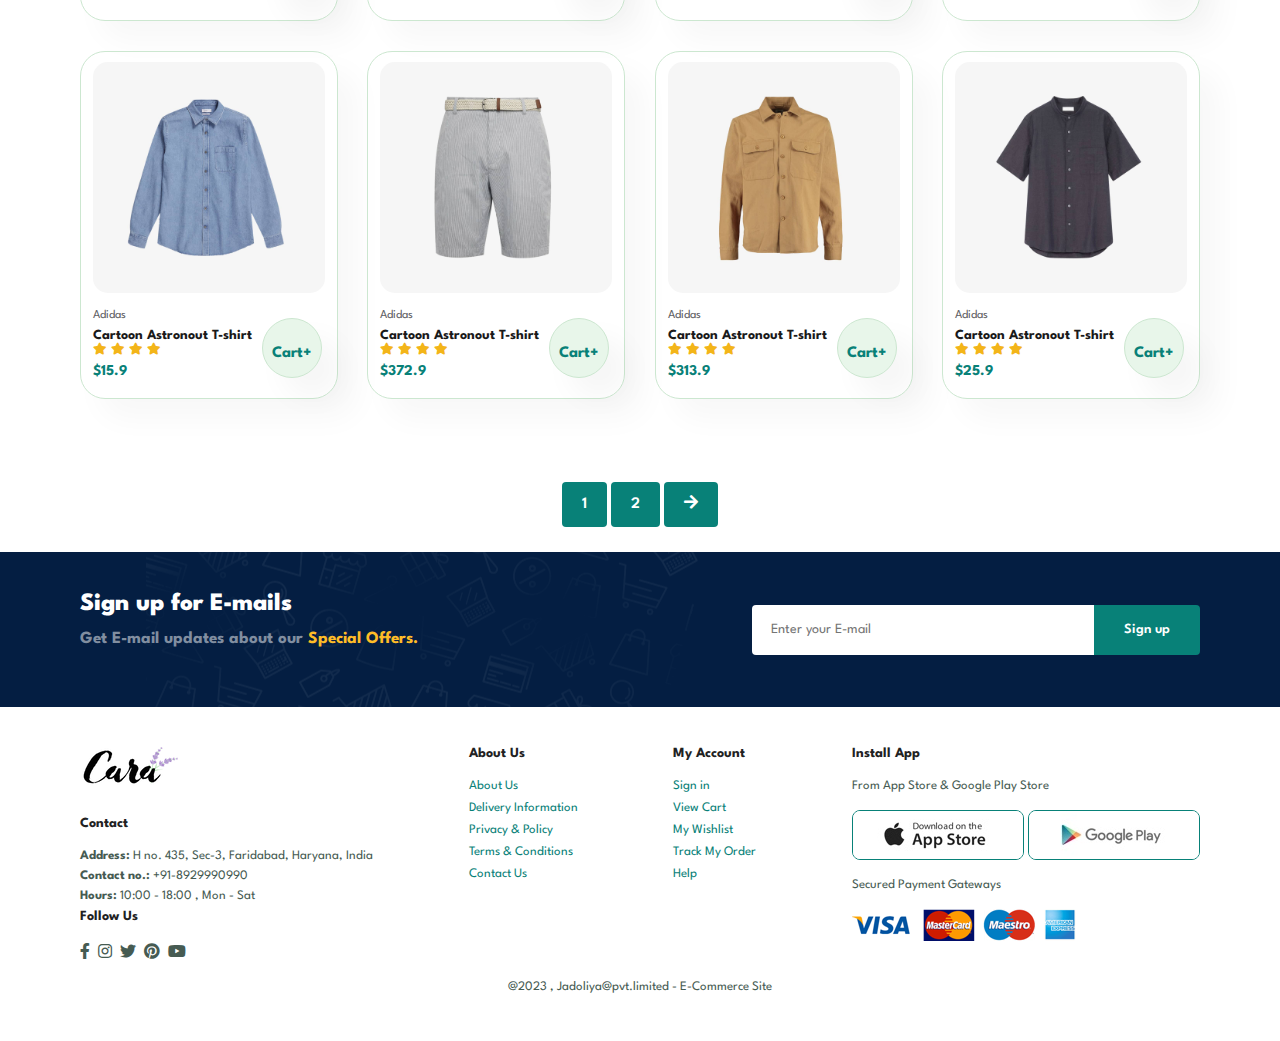
<file: shop.html>
<!DOCTYPE html>
<html lang="en">
<head>
    <meta charset="UTF-8">
    <meta name="viewport" content="width=device-width, initial-scale=1.0">
    <link rel="stylesheet" href="style.css">
    <link rel="stylesheet" href="https://use.fontawesome.com/releases/v5.15.4/css/all.css"/>
    <link rel="stylesheet" href="https://use.fontawesome.com/releases/v5.15.4/css/all.css"/>
    <title>E-Com</title>
</head>
<body>
    <section id="header">
        <img src="images/logo.png" class="logo">
   

    <div>
        <ul id="navbar">
            <li><a  href="index.html">Home</a></li>
            <li><a class="active" href="shop.html">Shop</a></li>
            <li><a href="blog.html">Blog</a></li>
            <li><a href="about.html">About</a></li>
            <li><a href="contact.html">Contact</a></li>
            <li><a href="cart.html"><i class="fas fa-shopping-bag"></i></a></li>
            <a href="#" id="close"><i class="fas fa-times"></i></a>
        </ul>
    </div>
    <div id="mobile">
        <a href="cart.html"><i class="fas fa-shopping-bag"></i></a>
        <i id="bar" class="fas fa-outdent"></i>
        
    </div>
    </section>

    <section id ="page-header">
        <h2>#StayHome</h2>
        <p>Save more with coupons & up to 70% off</p>
    </section>

    <section id="products1" class="section-p1">
        <div class="pro-container">
            <div class="pro"  onclick="window.location.href='sproduct.html'; ">
                <img src="images/products/f1.jpg" alt="">
                <div class="des">
                    <span>Adidas</span>
                    <h5>Cartoon Astronout T-shirt</h5>
                    <div class="star">
                        <i class="fas fa-star"></i>
                        <i class="fas fa-star"></i>
                        <i class="fas fa-star"></i>
                        <i class="fas fa-star"></i>
                    </div>
                    <h4>$75</h4>
                </div>
                <a class="cart" href="#">Cart+</i></a>
            </div>
            <div class="pro" onclick="window.location.href='sproduct.html'; ">
                <img src="images/products/f2.jpg" alt="">
                <div class="des">
                    <span>Adidas</span>
                    <h5>Cartoon Astronout T-shirt</h5>
                    <div class="star">
                        <i class="fas fa-star"></i>
                        <i class="fas fa-star"></i>
                        <i class="fas fa-star"></i>
                        <i class="fas fa-star"></i>
                    </div>
                    <h4>$65</h4>
                </div>
                <a class="cart" href="#">Cart+</a>
            </div>
            <div class="pro" onclick="window.location.href='sproduct.html'; ">
                <img src="images/products/f3.jpg" alt="">
                <div class="des">
                    <span>Adidas</span>
                    <h5>Cartoon Astronout T-shirt</h5>
                    <div class="star">
                        <i class="fas fa-star"></i>
                        <i class="fas fa-star"></i>
                        <i class="fas fa-star"></i>
                        <i class="fas fa-star"></i>
                    </div>
                    <h4>$57</h4>
                </div>
                <a class="cart" href="#">Cart+</a>
            </div>
            <div class="pro" onclick="window.location.href='sproduct.html'; ">
                <img src="images/products/f4.jpg" alt="">
                <div class="des">
                    <span>Adidas</span>
                    <h5>Cartoon Astronout T-shirt</h5>
                    <div class="star">
                        <i class="fas fa-star"></i>
                        <i class="fas fa-star"></i>
                        <i class="fas fa-star"></i>
                        <i class="fas fa-star"></i>
                    </div>
                    <h4>$125</h4>
                </div>
                <a class="cart" href="#">Cart+</a>
            </div>
            <div class="pro" onclick="window.location.href='sproduct.html'; ">
                <img src="images/products/f5.jpg" alt="">
                <div class="des">
                    <span>Adidas</span>
                    <h5>Cartoon Astronout T-shirt</h5>
                    <div class="star">
                        <i class="fas fa-star"></i>
                        <i class="fas fa-star"></i>
                        <i class="fas fa-star"></i>
                        <i class="fas fa-star"></i>
                    </div>
                    <h4>$65</h4>
                </div>
                <a class="cart" href="#">Cart+</a>
            </div>
            <div class="pro" onclick="window.location.href='sproduct.html'; ">
                <img src="images/products/f6.jpg" alt="">
                <div class="des">
                    <span>Adidas</span>
                    <h5>Cartoon Astronout T-shirt</h5>
                    <div class="star">
                        <i class="fas fa-star"></i>
                        <i class="fas fa-star"></i>
                        <i class="fas fa-star"></i>
                        <i class="fas fa-star"></i>
                    </div>
                    <h4>$37</h4>
                </div>
                <a class="cart" href="#">Cart+</a>
            </div>
            <div class="pro" onclick="window.location.href='sproduct.html'; ">
                <img src="images/products/f7.jpg" alt="">
                <div class="des">
                    <span>Adidas</span>
                    <h5>Cartoon Astronout T-shirt</h5>
                    <div class="star">
                        <i class="fas fa-star"></i>
                        <i class="fas fa-star"></i>
                        <i class="fas fa-star"></i>
                        <i class="fas fa-star"></i>
                    </div>
                    <h4>$33</h4>
                </div>
                <a class="cart" href="#">Cart+</a>
            </div>
            <div class="pro" onclick="window.location.href='sproduct.html'; ">
                <img src="images/products/f8.jpg" alt="">
                <div class="des">
                    <span>Adidas</span>
                    <h5>Cartoon Astronout T-shirt</h5>
                    <div class="star">
                        <i class="fas fa-star"></i>
                        <i class="fas fa-star"></i>
                        <i class="fas fa-star"></i>
                        <i class="fas fa-star"></i>
                    </div>
                    <h4>$125</h4>
                </div>
                <a class="cart" href="#">Cart+</a>
            </div>
   
            <div class="pro" onclick="window.location.href='sproduct.html'; ">
                <img src="images/products/n1.jpg" alt="">
                <div class="des">
                    <span>Adidas</span>
                    <h5>Cartoon Astronout T-shirt</h5>
                    <div class="star">
                        <i class="fas fa-star"></i>
                        <i class="fas fa-star"></i>
                        <i class="fas fa-star"></i>
                        <i class="fas fa-star"></i>
                    </div>
                    <h4>$45.9</h4>
                </div>
                <a class="cart" href="#">Cart+</a>
            </div>
            <div class="pro" onclick="window.location.href='sproduct.html'; ">
                <img src="images/products/n2.jpg" alt="">
                <div class="des">
                    <span>Adidas</span>
                    <h5>Cartoon Astronout T-shirt</h5>
                    <div class="star">
                        <i class="fas fa-star"></i>
                        <i class="fas fa-star"></i>
                        <i class="fas fa-star"></i>
                        <i class="fas fa-star"></i>
                    </div>
                    <h4>$69.9</h4>
                </div>
                <a class="cart" href="#">Cart+</a>
            </div>
            <div class="pro" onclick="window.location.href='sproduct.html'; ">
                <img src="images/products/n3.jpg" alt="">
                <div class="des">
                    <span>Adidas</span>
                    <h5>Cartoon Astronout T-shirt</h5>
                    <div class="star">
                        <i class="fas fa-star"></i>
                        <i class="fas fa-star"></i>
                        <i class="fas fa-star"></i>
                        <i class="fas fa-star"></i>
                    </div>
                    <h4>$51.9</h4>
                </div>
                <a class="cart" href="#">Cart+</a>
            </div>
            <div class="pro" onclick="window.location.href='sproduct.html'; ">
                <img src="images/products/n4.jpg" alt="">
                <div class="des">
                    <span>Adidas</span>
                    <h5>Cartoon Astronout T-shirt</h5>
                    <div class="star">
                        <i class="fas fa-star"></i>
                        <i class="fas fa-star"></i>
                        <i class="fas fa-star"></i>
                        <i class="fas fa-star"></i>
                    </div>
                    <h4>$75</h4>
                </div>
                <a class="cart" href="#">Cart+</a>
            </div>
            <div class="pro" onclick="window.location.href='sproduct.html'; ">
                <img src="images/products/n5.jpg" alt="">
                <div class="des">
                    <span>Adidas</span>
                    <h5>Cartoon Astronout T-shirt</h5>
                    <div class="star">
                        <i class="fas fa-star"></i>
                        <i class="fas fa-star"></i>
                        <i class="fas fa-star"></i>
                        <i class="fas fa-star"></i>
                    </div>
                    <h4>$15.9</h4>
                </div>
                <a class="cart" href="#">Cart+</a>
            </div>
            <div class="pro" onclick="window.location.href='sproduct.html'; ">
                <img src="images/products/n6.jpg" alt="">
                <div class="des">
                    <span>Adidas</span>
                    <h5>Cartoon Astronout T-shirt</h5>
                    <div class="star">
                        <i class="fas fa-star"></i>
                        <i class="fas fa-star"></i>
                        <i class="fas fa-star"></i>
                        <i class="fas fa-star"></i>
                    </div>
                    <h4>$372.9</h4>
                </div>
                <a class="cart" href="#">Cart+</a>
            </div>
            <div class="pro" onclick="window.location.href='sproduct.html'; ">
                <img src="images/products/n7.jpg" alt="">
                <div class="des">
                    <span>Adidas</span>
                    <h5>Cartoon Astronout T-shirt</h5>
                    <div class="star">
                        <i class="fas fa-star"></i>
                        <i class="fas fa-star"></i>
                        <i class="fas fa-star"></i>
                        <i class="fas fa-star"></i>
                    </div>
                    <h4>$313.9</h4>
                </div>
                <a class="cart" href="#">Cart+</a>
            </div>
            <div class="pro" onclick="window.location.href='sproduct.html'; ">
                <img src="images/products/n8.jpg" alt="">
                <div class="des">
                    <span>Adidas</span>
                    <h5>Cartoon Astronout T-shirt</h5>
                    <div class="star">
                        <i class="fas fa-star"></i>
                        <i class="fas fa-star"></i>
                        <i class="fas fa-star"></i>
                        <i class="fas fa-star"></i>
                    </div>
                    <h4>$25.9</h4>
                </div>
                <a class="cart" href="#">Cart+</a>
            </div>
        </div>
    </section>

    <section id = "pagination" class="section-p1">
        <a href="#">1</a>
        <a href="#">2</a>
        <a href="#"><i class="fas fa-arrow-right"></i></a>
    </section>

    <section id="newsLetter" class="section-p1 ">
        <div class="newstext">
            <h4>Sign up for E-mails</h4>
            <p>Get E-mail updates about our <span>Special Offers.</span></p>
        </div>
        <div class="form">
            <input type="text" placeholder="Enter your E-mail">
            <button class="normal">Sign up</button>
        </div>
    </section>

    <footer class="section-p1">
        <div class="col">
            <img class="logo" src="images/logo.png" alt="">
            <h4>Contact</h4>
            <p><strong>Address: </strong>H no. 435, Sec-3, Faridabad, Haryana, India</p>
            <p><strong>Contact no.:</strong> +91-8929990990</p>
            <p><strong>Hours: </strong>10:00 - 18:00 , Mon - Sat</p>
            <div class="follow">
                <h4>Follow Us</h4>
                <div class="icon">
                    <i class="fab fa-facebook-f"></i>
                    <i class="fab fa-instagram"></i>
                    <i class="fab fa-twitter"></i>
                    <i class="fab fa-pinterest"></i>
                    <i class="fab fa-youtube"></i>
                </div>
            </div>
        </div>

        <div class="col">
            <h4>About Us</h4>
            <a href="#">About Us</a>
            <a href="#">Delivery Information</a>
            <a href="#">Privacy & Policy</a>
            <a href="#">Terms & Conditions</a>
            <a href="#">Contact Us</a>
        </div>
        <div class="col">
            <h4>My Account</h4>
            <a href="#">Sign in</a>
            <a href="#">View Cart</a>
            <a href="#">My Wishlist</a>
            <a href="#">Track My Order</a>
            <a href="#">Help</a>
        </div>
        <div class="col install">
            <h4>Install App</h4>
            <p>From App Store & Google Play Store</p>
            <div class="row">
                <img src="images/pay/app.jpg" alt="">
                <img src="images/pay/play.jpg" alt="">
            </div>
            <p>Secured Payment Gateways</p>
            <img src="images/pay/pay.png" alt="">
          
        </div>
        <div class="copyright">
            <p>@2023 , Jadoliya@pvt.limited - E-Commerce Site</p>
        </div>
    </footer>


    <script src="script.js"></script>
</body>
</html>
</file>
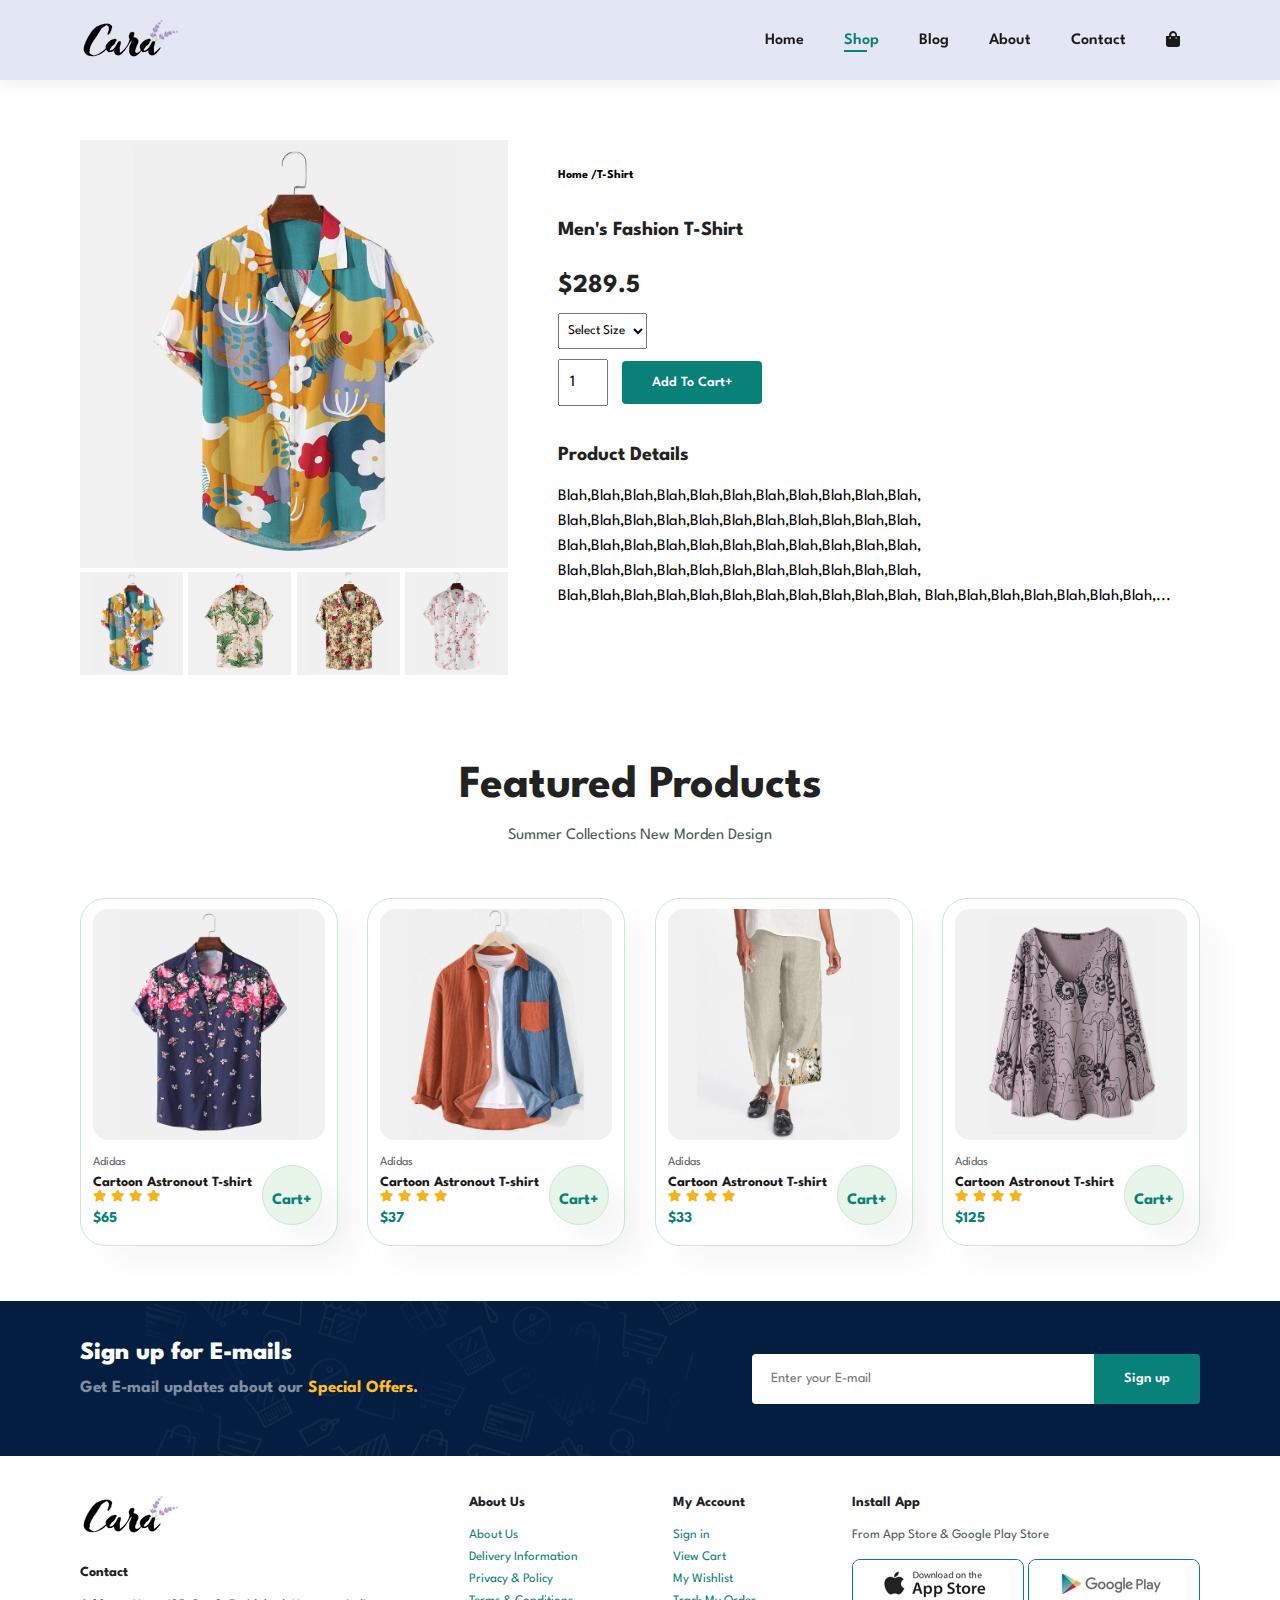
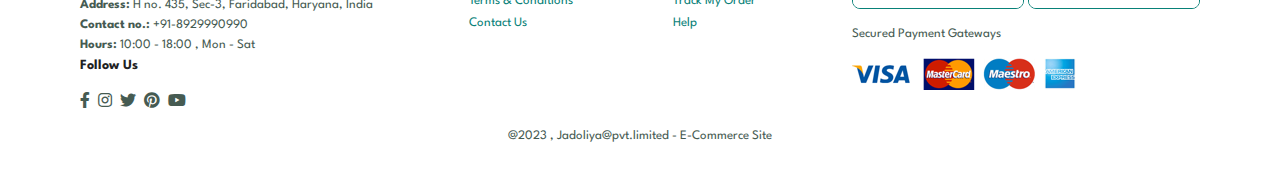
<file: sproduct.html>
<!DOCTYPE html>
<html lang="en">
<head>
    <meta charset="UTF-8">
    <meta name="viewport" content="width=device-width, initial-scale=1.0">
    <link rel="stylesheet" href="style.css">
    <link rel="stylesheet" href="https://use.fontawesome.com/releases/v5.15.4/css/all.css"/>
    <link rel="stylesheet" href="https://use.fontawesome.com/releases/v5.15.4/css/all.css"/>
    <title>E-Com</title>
</head>
<body>
    <section id="header">
        <img src="images/logo.png" class="logo">
   

    <div>
        <ul id="navbar">
            <li><a  href="index.html">Home</a></li>
            <li><a class="active" href="shop.html">Shop</a></li>
            <li><a href="blog.html">Blog</a></li>
            <li><a href="about.html">About</a></li>
            <li><a href="contact.html">Contact</a></li>
            <li><a href="cart.html"><i class="fas fa-shopping-bag"></i></a></li>
            <a href="#" id="close"><i class="fas fa-times"></i></a>
        </ul>
    </div>
    <div id="mobile">
        <a href="cart.html"><i class="fas fa-shopping-bag"></i></a>
        <i id="bar" class="fas fa-outdent"></i>
        
    </div>
    </section>

    <section id = "prodetails" class="section-p1">
        <div class="single-pro-img">
            <img src="images/products/f1.jpg" width="100%" class="mainImg" alt="">

            <div class="small-img-grp">
                <div class="small-img-col">
                    <img src="images/products/f1.jpg" width="100%" class="small-img" alt="">
                </div>
                <div class="small-img-col">
                    <img src="images/products/f2.jpg" width="100%" class="small-img" alt="">
                </div>
                <div class="small-img-col">
                    <img src="images/products/f3.jpg" width="100%" class="small-img" alt="">
                </div>
                <div class="small-img-col">
                    <img src="images/products/f4.jpg" width="100%" class="small-img" alt="">
                </div>
            </div>
        </div>
        <div class="sigle-product-details">
            <h6>Home /T-Shirt</h6>
            <h4>Men's Fashion T-Shirt</h4>
            <h2>$289.5</h2>
            <select>
                <option>Select Size</option>
                <option>XL</option>
                <option>XXL</option>
                <option>Small</option>
                <option>Medium</option>
                <option>Large</option>
            </select>
            <input type="number" value="1">
            <button class="normal">Add To Cart+</button>
            <h4>Product Details</h4>
            <span>Blah,Blah,Blah,Blah,Blah,Blah,Blah,Blah,Blah,Blah,Blah,
                  Blah,Blah,Blah,Blah,Blah,Blah,Blah,Blah,Blah,Blah,Blah,
                  Blah,Blah,Blah,Blah,Blah,Blah,Blah,Blah,Blah,Blah,Blah,
                  Blah,Blah,Blah,Blah,Blah,Blah,Blah,Blah,Blah,Blah,Blah,
                  Blah,Blah,Blah,Blah,Blah,Blah,Blah,Blah,Blah,Blah,Blah,
                  Blah,Blah,Blah,Blah,Blah,Blah,Blah,...
            </span>
        </div>
    </section>
    
    <section id="products1" class="section-p1">
        <h2>Featured Products</h2>
        <p>Summer Collections New Morden Design</p>
        <div class="pro-container">
            <div class="pro">
                <img src="images/products/f5.jpg" alt="">
                <div class="des">
                    <span>Adidas</span>
                    <h5>Cartoon Astronout T-shirt</h5>
                    <div class="star">
                        <i class="fas fa-star"></i>
                        <i class="fas fa-star"></i>
                        <i class="fas fa-star"></i>
                        <i class="fas fa-star"></i>
                    </div>
                    <h4>$65</h4>
                </div>
                <a class="cart" href="#">Cart+</a>
            </div>
            <div class="pro">
                <img src="images/products/f6.jpg" alt="">
                <div class="des">
                    <span>Adidas</span>
                    <h5>Cartoon Astronout T-shirt</h5>
                    <div class="star">
                        <i class="fas fa-star"></i>
                        <i class="fas fa-star"></i>
                        <i class="fas fa-star"></i>
                        <i class="fas fa-star"></i>
                    </div>
                    <h4>$37</h4>
                </div>
                <a class="cart" href="#">Cart+</a>
            </div>
            <div class="pro">
                <img src="images/products/f7.jpg" alt="">
                <div class="des">
                    <span>Adidas</span>
                    <h5>Cartoon Astronout T-shirt</h5>
                    <div class="star">
                        <i class="fas fa-star"></i>
                        <i class="fas fa-star"></i>
                        <i class="fas fa-star"></i>
                        <i class="fas fa-star"></i>
                    </div>
                    <h4>$33</h4>
                </div>
                <a class="cart" href="#">Cart+</a>
            </div>
            <div class="pro">
                <img src="images/products/f8.jpg" alt="">
                <div class="des">
                    <span>Adidas</span>
                    <h5>Cartoon Astronout T-shirt</h5>
                    <div class="star">
                        <i class="fas fa-star"></i>
                        <i class="fas fa-star"></i>
                        <i class="fas fa-star"></i>
                        <i class="fas fa-star"></i>
                    </div>
                    <h4>$125</h4>
                </div>
                <a class="cart" href="#">Cart+</a>
            </div>
        </div>
    </section>

    <section id="newsLetter" class="section-p1 ">
        <div class="newstext">
            <h4>Sign up for E-mails</h4>
            <p>Get E-mail updates about our <span>Special Offers.</span></p>
        </div>
        <div class="form">
            <input type="text" placeholder="Enter your E-mail">
            <button class="normal">Sign up</button>
        </div>
    </section>

    <footer class="section-p1">
        <div class="col">
            <img class="logo" src="images/logo.png" alt="">
            <h4>Contact</h4>
            <p><strong>Address: </strong>H no. 435, Sec-3, Faridabad, Haryana, India</p>
            <p><strong>Contact no.:</strong> +91-8929990990</p>
            <p><strong>Hours: </strong>10:00 - 18:00 , Mon - Sat</p>
            <div class="follow">
                <h4>Follow Us</h4>
                <div class="icon">
                    <i class="fab fa-facebook-f"></i>
                    <i class="fab fa-instagram"></i>
                    <i class="fab fa-twitter"></i>
                    <i class="fab fa-pinterest"></i>
                    <i class="fab fa-youtube"></i>
                </div>
            </div>
        </div>

        <div class="col">
            <h4>About Us</h4>
            <a href="#">About Us</a>
            <a href="#">Delivery Information</a>
            <a href="#">Privacy & Policy</a>
            <a href="#">Terms & Conditions</a>
            <a href="#">Contact Us</a>
        </div>
        <div class="col">
            <h4>My Account</h4>
            <a href="#">Sign in</a>
            <a href="#">View Cart</a>
            <a href="#">My Wishlist</a>
            <a href="#">Track My Order</a>
            <a href="#">Help</a>
        </div>
        <div class="col install">
            <h4>Install App</h4>
            <p>From App Store & Google Play Store</p>
            <div class="row">
                <img src="images/pay/app.jpg" alt="">
                <img src="images/pay/play.jpg" alt="">
            </div>
            <p>Secured Payment Gateways</p>
            <img src="images/pay/pay.png" alt="">
          
        </div>
        <div class="copyright">
            <p>@2023 , Jadoliya@pvt.limited - E-Commerce Site</p>
        </div>
    </footer>
    
    <script>
        var MainImg = document.getElementById("mainImg");
        var SmallImg = document.getElementsByClassName("small-img");

        SmallImg[0].addEventListener(onclick) = function(){
            MainImg.src = SmallImg[0].src;
        }
        SmallImg[1].addEventListener(onclick) = function(){
            MainImg.src = SmallImg[1].src;
        }
        SmallImg[2].addEventListener(onclick) = function(){
            MainImg.src = SmallImg[2].src;
        }
        SmallImg[3].addEventListener(onclick) = function(){
            MainImg.src = SmallImg[3].src;
        }
    </script>


    <script src="script.js"></script>
</body>
</html>
</file>
<file: style.css>
@import url("https://fonts.googleapis.com/css2?family=Spartan:wght@100;200;300;400;500;600;700;800;900&display=swap");
* {
  margin: 0;
  padding: 0;
  box-sizing: border-box;
  font-family: "Spartan", sans-serif;
}

html {
  scroll-behavior: smooth;
}

/* Global Styles */

h1 {
  font-size: 50px;
  line-height: 64px;
  color: #222;
}

h2 {
  font-size: 46px;
  line-height: 54px;
  color: #222;
}

h4 {
  font-size: 20px;
  color: #222;
}

h6 {
  font-weight: 700;
  font-size: 12px;
}

p {
  font-size: 16px;
  color: #465b52;
  margin: 15px 0 20px 0;
}

.section-p1{
    padding: 40px 80px;
}
.section-p0{
    padding: 40px 80px;
}

.section-m1 {
  margin: 40px 0;
}
button.normal{
    font-size: 14px;
    font-weight: 600;
    padding: 15px 30px;
    color: #000;
    background-color: #fff;
    border-radius: 4px;
    cursor: pointer;
    border: none;
    outline: none;
    transition: 0.2s;
}

body {
  width: 100%;
}

/* Header start */

#header{
    display: flex;
    align-items: center;
    justify-content: space-between;
    padding: 20px 80px;
    background-color: #e3e6f3;
    box-shadow: 0px 5px 15px rgba(0, 0, 0, 0.06);
    z-index: 999;
    position: sticky;
    top: 0;
    left: 0;
}

#navbar{
    display: flex;
    justify-content: center;
    align-items: center;
}

#navbar li{
    list-style: none;
    padding: 0px 20px;
    position: relative;
}

#navbar li a{
    text-decoration: none;
    font-size: 16px;
    font-weight: 600;
    color: #1a1a1a;
    transition: 0.4s ease;
}

#navbar li a:hover ,
#navbar li a.active{
    color: #088178;
}

#navbar li a.active::after,
#navbar li a:hover::after{
    content: "";
    width: 30%;
    height: 2px;
    background:  #088178;
    position: absolute;
    bottom: -4px;
    left: 20px;
}

#mobile{
    display: none;
    align-items: center;
}
#close{
    display: none;
}

#hero{
    background-image: url(images/hero4.png);
    height: 90vh;
    width: 100%;
    background-size: cover;
    background-position: top 25% right 0%;
    padding: 0px 80px;
    display: flex;
    flex-direction: column;
    justify-content: center;
    align-items: flex-start;
}

#hero h4{
    padding-bottom: 15px;
}

#hero h1{
    color:#088178;
}

#hero button{
    background-image: url(images/button.png);
    background-color: transparent;
    color: #088178;
    border: 0;
    padding: 14px 80px 14px 65px;
    background-repeat: no-repeat;
    cursor: pointer;
    font-weight: 700;
    font-size: 15px;
}
#feature{
    display: flex;
    justify-content: space-between;
    align-items: center;
    flex-wrap: wrap;
}

#feature .fe-box{
    width: 180px;
    text-align: center;
    padding: 25px 15px;
    box-shadow: 20px 20px 35px rgba(0, 0, 0, 0.03);
    border: 1px solid #cce7d0;
    border-radius: 4px;
    margin: 15px;
}
#feature .fe-box img{
    width: 100%;
    margin-bottom: 10px;
}

#feature .fe-box:hover{
    box-shadow: 10px 10px 55px rgba(70, 62, 221, 0.01);
}

#feature .fe-box h6{
    display: inline-block;
    padding: 9px 8px 6px 8px;
    line-height: 1px;
    border-radius: 4px;
    color: #088178;
    background-color:bisque;
}
#feature .fe-box:nth-child(2) h6{
    background-color: #cdebbc;
}
#feature .fe-box:nth-child(3) h6{
    background-color: #d1e8f2;
}
#feature .fe-box:nth-child(4) h6{
    background-color: #cdd4f8;
}
#feature .fe-box:nth-child(5) h6{
    background-color: #f6dbf6;
}
#feature .fe-box:nth-child(6) h6{
    background-color: #fff2e5;
}

#products1{
    text-align: center;
}

#products1 .pro-container{
    display: flex;
    justify-content: space-between;
    padding-top: 20px;
    flex-wrap: wrap;
}

#products1 .pro{
    width: 23%;
    min-width: 250px;
    padding: 10px 12px;
    border: 1px solid #cce7d0;
    border-radius: 25px;
    cursor: pointer;
    box-shadow: 20px 20px 30px rgba(0,0, 0, 0.03);
    margin: 15px 0px;
    transition: 0.03s ease;
    position: relative;
}

#products1 .pro:hover{
    box-shadow: 20px 20px 30px rgba(0,0, 0, 0.06);
}

#products1 .pro img{
    width: 100%;
    border-radius: 15px;
}

#products1 .pro .des{
    text-align: start;
    padding: 10px 0;
}

#products1 .pro .des span{
    color: #606063;
    font-size: 12px;
}
#products1 .pro .des h5{
    padding-top: 7px;
    color: #1a1a1a;
    font-size: 14px;
}
#products1 .pro .des i{
    font-size: 12px;
    color: rgb(243, 181, 25);
}

#products1 .pro .des h4{
    font-size: 15px;
    font-weight: 700;
    padding-top: 7px;
    color: #088178;
}

#products1 .pro .cart{
    width: 60px;
    height: 60px;
    line-height: 70px;
    border-radius: 30px;
    background-color: #e8f6ea;
    font-weight: 700;
    color: #088178;
    border: 1px solid #cce7d0;
    position: absolute;
    bottom: 20px;
    right: 15px;
    box-shadow: 20px 20px 30px rgba(0,0, 0, 0.04);
   
}

#products1 .pro  a{
    text-decoration: none;
}

#banner{
    display: flex;
    flex-direction: column;
    justify-content: center;
    text-align: center;
    align-items: center;
    background-image: url(images/banner/b2.jpg);
    width: 100%;
    height: 40vh;
    background-size: cover;
    background-position: center;
}

#banner h4{
    color: #fff;
    font-size: 20px;

}

#banner h2{
    color: #fff;
    font-size: 35px;
    
}
#banner h2 span{
    color: #ef3636;
    font-size: 35px;
    
}

#banner button:hover{
    background-color: #088178;
    color: #fff;
}

#bannners-5{
    display: flex;
    justify-content: space-between;
    flex-wrap: wrap;
}

#bannners-5 .banner-box{
    display: flex;
    flex-direction: column;
    justify-content: center;
    align-items: flex-start;
    background-image: url(images/banner/b17.jpg);
    min-width: 600px;
    height: 50vh;
    background-size: cover;
    background-position: center;
    padding: 30px;
}

#bannners-5 .banner-box2{
    background-image: url(images/banner/b10.jpg);
}
#bannners-5 h4{
    font-size: 23px;
    color: #fff;
    font-weight: 400;
}

#bannners-5 h2{
    font-size: 30px;
    color: #fff;
    font-weight: 900;
}

#bannners-5 span{
    font-size: 17px;
    color: #fff;
    font-weight: 400;
    padding-bottom: 15px;
}

button.bannerButton{
    font-size: 13px;
    font-weight: 600;
    padding: 13px 20px;
    color: #fff;
    background-color: transparent;
    cursor: pointer;
    border: 1px solid #fff;
    outline: none;
    transition: 0.2s;
}

#bannners-5 .banner-box:hover button{
    color: #fff;
    background-color: #088178;
    border: 1px solid #088178;
}
#banners3{
    display: flex;
    justify-content: space-between;
    flex-wrap: wrap;
    padding: 0px 80px;
}

#banners3 .banner-box{
    display: flex;
    flex-direction: column;
    justify-content: center;
    align-items: flex-start;
    background-image: url(images/banner/b7.jpg);
    min-width: 30%;
    height: 30vh;
    background-size: cover;
    background-position: center;
    padding: 20px;
    margin-bottom: 20px;
}

#banners3 h2{
    color: #fff;
    font-size: 22px;
    font-weight: 900;
}
#banners3 h3{
    color: #ec544e;
    font-size: 20px;
    font-weight: 800;
}

#banners3 .banner-box2{
    background-image: url(images/banner/b4.jpg);
}

#banners3 .banner-box3{
    background-image: url(images/banner/b18.jpg);
}

#newsLetter{
    display: flex;
    justify-content: space-between;
    flex-wrap: wrap;
    align-items: center;
    background-image: url(images/banner/b14.png);
    background-repeat: no-repeat;
    background-position: 20% 30%;
    background-color: #041e42;
}



#newsLetter h4{
    font-size: 25px;
    font-weight: 800;
    color: #fff;
}


#newsLetter p{
    font-size: 17px;
    font-weight: 700;
    color: #818ea0;
}

#newsLetter p span{
    
    color: #ffbd27;
}
#newsLetter .form{
    display: flex;
    width: 40%;
}
#newsLetter input{
    height: 3.125rem;
    padding: 0 1.25em;
    font-size: 14px;
    width: 100%;
    border: 1px solid transparent;
    border-radius: 4px; 
    outline: none;
    border-top-right-radius: 0;
    border-bottom-right-radius: 0;
}

#newsLetter button{
    background-color: #088178;
    color: #fff;
    white-space: nowrap;
    border-top-left-radius: 0;
    border-bottom-left-radius: 0;
}

footer{
    display: flex;
    flex-wrap: wrap;
    justify-content: space-between;
}

footer .col{
    display: flex;
   flex-direction: column;
    align-items: flex-start;
    margin-bottom: 20px;
}

footer .logo{
    margin-bottom: 30px;

}

footer h4{
    font-size: 14px;
    padding-bottom: 20px;   
}
footer p{
    font-size: 13px;
    margin: 0px 0px 8px 0px;  
}
footer a{
    font-size: 13px;
    text-decoration: none;
    color: #222;
    margin-bottom: 10px; 
}

footer .folow{
    margin-top: 20px;
}

footer i{
    color: #465b52;
    padding-right: 4px;
    cursor: pointer;
}

footer .install .row img{
    border: 1px solid #088178;
    border-radius: 8px;
}

footer .install img{
    margin: 10px 0px 15px 0px;
}

footer .folow .i:hover,
footer a{
    color: #088178;
}

footer .copyright{
    width: 100%;
    text-align: center;
}

/* Shop Page-------------------------------------------------------------->>>>>>>>>>>> */
#page-header{
    background-image: url(images/banner/b1.jpg);
    width: 100%;
    height: 40vh;
    background-size: cover;
    display: flex;
    justify-content: center;
    text-align: center;
    flex-direction: column;
    padding: 14px;
}
#page-header h2 ,
#page-header p{
    color: #fff;
}
#pagination{
    text-align: center;
}
#pagination a{
    text-decoration: none;
    background-color: #088178;
    padding: 15px 20px;
    border-radius: 4px;
    color: #fff;
    font-weight: 600;
}

#pagination a i{
    font-size: 16px;
    font-weight: 600;
}

/*----------------------------Product Details -------------------------*/
#prodetails{
    display: flex;
    margin-top: 20px;
}

#prodetails .sigle-product-details{
    width: 60%;
    padding-top: 30px;

}
#prodetails .sigle-product-details h4{
  padding: 40px 0px 20px 0px;
}
#prodetails .sigle-product-details h2{
    font-size: 26px;
    
  }

#prodetails .sigle-product-details select{
    display: block;
    padding: 10px 5px;
    margin-bottom: 10px;
    
}
#prodetails .sigle-product-details select:focus{
    outline: none;
}
#prodetails .sigle-product-details input{
    width: 50px;
    height: 47px;
    padding-left: 10px;
    font-size: 16px;
    margin-right: 10px;
}
#prodetails .sigle-product-details input:focus{
    outline: none;
}

#prodetails .sigle-product-details button{
    background-color: #088178;
    color: #fff;
}

#prodetails .sigle-product-details span{
    line-height: 25px;
}


#prodetails .single-pro-img{
    width: 40%;
    margin-right: 50px;
}

.small-img-grp{
    display: flex;
    justify-content: space-between;
}

.small-img-col{
    flex-basis: 24%;
    cursor: pointer;
}

/*------------------------------Blog Page----------------------*/

#page-header.blog-header{
    background-image: url(images/banner/b19.jpg);
} 

#blog{
    padding: 150px 150px 0px 150px;
}

#blog .blog-box{
    display: flex;
    align-items: center;
    width: 100%;
    position: relative;
    padding-bottom: 90px;
}

#blog .blog-img{
    width: 50%;
    margin-right: 40px;
}

#blog img{
    width: 100%;
    height: 300px;
    object-fit: cover;
}

#blog .blog-details{
    width: 50%;
  
}
#blog .blog-details a{
    text-decoration:  none;
    font-size: 11px;
    color: #000;
    font-weight: 700;
    position: relative;
    transition: 0.25s ease;
}

#blog .blog-details a::after{
    content: "";
    width: 50px;
    height: 1px;
    background-color: #000;
    position: absolute;
    top: 4px;
    right: -60px;
    transition: 0.25s ease;
}
#blog .blog-details a:hover{
    color: #088178;
}
#blog .blog-details a:hover::after{
    background-color: #088178;
}
#blog .blog-box h1{
    position: absolute;
    top: -40px;
    font-size: 70px;
    font-weight: 700;
    left: 0;
    color: #c9cbce;
    z-index: -9;
}


/* -------------------------------------------About Page--------------------------------- */

#page-header.about-header{
    background-image: url(images/about/banner.png);
}

#about-head{
    display: flex;
    align-items: center;
}

#about-head img{
    width: 50%;
    height: auto;
}

#about-head div{
    padding-left: 50px;
}

#about-app{
    text-align: center;
}
#about-app .video{
    width: 70%;
    height: 100%;
    margin: 30px auto 0px auto;
}

#about-app .video video{
    width: 100%;
    height: 100%;
    border-radius: 20px;
}

    /* ------------------------Conatact Page------------------------------ */

#contact-details{
    display: flex;
    align-items: center;
    justify-content: space-between;
}

#contact-details .details{
    width: 40%;
}

#contact-details .details span,
#form-details form span{
    font-size: 12px;
}

#contact-details .details h2
,#form-details form h2{
    font-size: 26px;
    line-height: 35px;
    padding: 20px 0px;
}
#contact-details .details h3{
    font-size: 16px;
    padding-bottom: 15px;
}
#contact-details .details li{
    list-style: none;
    display: flex;
    padding: 10px 0px;
}

#contact-details .details li i{
    font-size: 14px;
    padding-right: 20px;
}
#contact-details .details li p{
    margin: 0;
    font-size: 14px;
}

#contact-details .map{
    width: 55%;
    height: 400px;
}

#contact-details .map iframe{
    width: 100%;
    height: 100%;
}
#form-details{
    display: flex;
    justify-content: space-between;
    margin: 30px;
    padding: 80px;
    border: 1px solid #e1e1e1;
}

#form-details form{
    width: 60%;
    display: flex;
    flex-direction: column;
    align-items: flex-start;
    
}

#form-details form input,
#form-details form textarea{
    width: 100%;
    padding: 12px 15px;
    outline: none;
    margin-bottom: 20px;
    border: 1px solid #e1e1e1;
}

#form-details form button{
    background-color: #088178;
    color: #fff;
}

#form-details .people div{
    padding-bottom: 25px;
    display: flex;
    align-items: flex-start;
}
#form-details .people div img{
    width: 65px;
    height: 65px;
    object-fit: cover;
    margin-right: 15px;
}
#form-details .people div p{
    margin: 0;
    font-size: 13px;
    line-height: 25px;
}
#form-details .people div p span{
    display: block;
    font-size: 16px;
    font-weight: 600;
    color: #000;
}
#cart {
    overflow-x: auto;

}

#cart table{
    width: 100%;
    border-collapse: collapse;
    table-layout: fixed;
    white-space: nowrap;
}
#cart table img{
    width: 70px;
}
#cart table td:nth-child(1){
    width: 100px;
    text-align: center;
}
#cart table td:nth-child(2){
    width: 150px;
    text-align: center;
}
#cart table td:nth-child(3){
    width: 200px;
    text-align: center;
}
#cart table td:nth-child(4){
    width: 250px;
    text-align: center;
}
#cart table td:nth-child(5){
    width: 300px;
    text-align: center;

}
#cart table td:nth-child(2){
    width: 350px;
    text-align: center;
}
#cart table td:nth-child(5) input{
   width: 70px;
   padding: 10px 5px 10px 15px; 
}
#cart table thead{
   
    border: 1px solid #e2e9e1;
    border-left: none;
    border-right: none;
}
#cart table thead td{
    font-size: 13px;
    font-weight: 700;
    text-transform: uppercase;
    padding: 18px 0px;
}
#cart table tbody tr td{
    padding-top: 15px;
}
#cart table tbody td{
    font-size: 13px;
}

#cart-add{
    display: flex;
    flex-wrap: wrap;
    justify-content: space-between;
}
#coupon{
    width: 50%;
    margin-bottom: 30px;
}
#coupon h3{
    padding-bottom: 15px;
}
#coupon input{
    padding: 10px 20px;
    outline: none;
    width: 60%;
    margin-right: 10px;
    border: 1px solid #e2e9e1;
}
#coupon button{
    background-color: #088178;
    border-radius: 5px;
    color: #fff;
    padding: 12px 20px;
}
#subtotal{
    width: 50%;
    margin-bottom: 30px;
    padding: 30px;
    border: 1px solid #e2e9e1;
}
#subtotal table{
    border-collapse: collapse;
    width: 100%;
    margin-bottom: 20px;
}
#subtotal table td{
    width: 50%;
    border: 1px solid #e2e9e1;
    padding: 10px;
    font-size: 13px;
}
#subtotal h3{
    padding-bottom: 15px;
}
#subtotal button{
    background-color: #088178;
    color: #fff;
}

/* --------------------------MEDIUM SCREEN DEVICES----------------------------------- */

@media (max-width:799px) {
    .section-p1 {
        padding: 40px 40px;
    }
    #navbar {
        display: flex;
        flex-direction: column;
        justify-content: flex-start;
        align-items: flex-start;
        position: fixed;
        top: 0;
        right: -300px;
        height: 100vh;
        width: 300px;
        background-color: #e3e6f3;
        box-shadow: 0px 40px 60px rgba(0, 0, 0, 0.01);
        padding: 80px 0px 0px 10px;
        transition: 0.4s ease;
    }
    #navbar.active{
        right: 0px;
    }

    #navbar li{
        margin-bottom: 30px;
    }

    #mobile{
        display: flex;
        align-items: center;
    }
    #mobile i{
        padding-left: 20px;
        font-size: 24px;
        color: #1a1a1a;
    }
    #mobile a{
        text-decoration: none;
    }
    #close{
        display: initial;
        position: absolute;
        top: 30px;
        left: 35px;
        color:#222;
    }

    #hero {
        height: 90vh;
        background-position: top 30% right 30%;
        padding: 0px 80px;
       
    }
    #feature {
        justify-content: center;
    }
    #feature .fe-box {
        margin: 15px 14px;
    }
    #products1 .pro-container {
        justify-content: center;
    }
    #products1 .pro {
        margin: 15px;
    }
    #banner {
        height: 20vh;
    }
    #bannners-5 .banner-box {
        min-width: 100%;
        height: 30vh;
    }
    #banners3 {
        padding: 0px 40px;
    }
    #banners3 .banner-box {
        width: 28%;
    }

    #newsLetter .form {  
        width: 70%;
    }

    #form-details {
        padding: 40px;   
    }
    #form-details form {
        width: 50%;
    }
}
/* ------------------------------------SMALL SCREEN DEVICES------------------------- */
@media (max-width:477px){
    #header {
        padding: 10px 30px;
    }
    #hero {
       
        background-position: 70%;
        padding: 0px 20px;
    }
    h1 {
        font-size: 38px;
     
    }
    h2 {
        font-size: 32px;
    }
    .section-p1 {
        padding: 20px;
    }

    #feature .fe-box {
        width: 155px;
        margin: 0 0 15px 0;
    }
    #feature {
        justify-content:space-evenly;
    }
    #products1 .pro {
        width: 100%;
    }
    #banner {
        height: 40vh;
    }
    #banner h2 {
        font-size: 32px;
    }
    #bannners-5 .banner-box {
        height: 40vh;
    }
    #bannners-5 .banner-box2 {
        margin-top: 20px;
    }
    #banners3 {
        padding: 0px 20px;
    }
    #banners3 .banner-box {
        width: 100%;
    }
    #newsLetter .form {
        width: 100%;
    }
    #newsLetter {
        padding: 40px 20px;
    }

    /* -------------------------Product Page------------------------- */
    
    #prodetails {
        display: flex;
        flex-direction: column;
    }
    #prodetails .single-pro-img {
        width: 100%;
        margin-right: 0px;
    }
    #prodetails .sigle-product-details {
        width: 100%;
        padding-top: 0px;
    }
    /* -------------------------Blog Page------------------------- */
    #blog {
        padding: 100px 20px 0px 20px;
    }

    #blog .blog-box {
        display: flex;
        flex-direction: column;
        align-items: flex-start;
       
    }
    #blog .blog-img {
        width: 100%;
        margin-right: 0px;
        margin-bottom: 30px;
    }
    #blog .blog-details {
        width: 100%;
    }

    /*--------------- About Page---------------- */

    #about-head {
        flex-direction: column;
    }
    #about-head img {
        width: 100%;
        margin-bottom: 20px;
    }
    #about-head div {
        padding-left: 0px;
    }
    #about-app .video {
        width: 100%;
    }
    /* -------------------------CONTACT PAGE--------------------- */
    #contact-details {
       flex-direction: column;
    }
    #contact-details .details {
        width: 100%;
        margin-bottom: 30px;
    }
    #contact-details .map {
        width: 100%;
    }
    #form-details {
        margin: 10px;
        padding: 30px 10px;
        border: 1px solid #e1e1e1;
        flex-wrap: wrap;
    }
    #form-details form {
        width: 100%;
        margin-bottom: 25px;
    }
    #cart-add {
        display: flex;
        flex-direction: column;
    }
    #coupon {
        width: 100%;
       
    }
    #subtotal {
        width: 100%;
       
        padding: 20px;
        
    }
}
</file>
